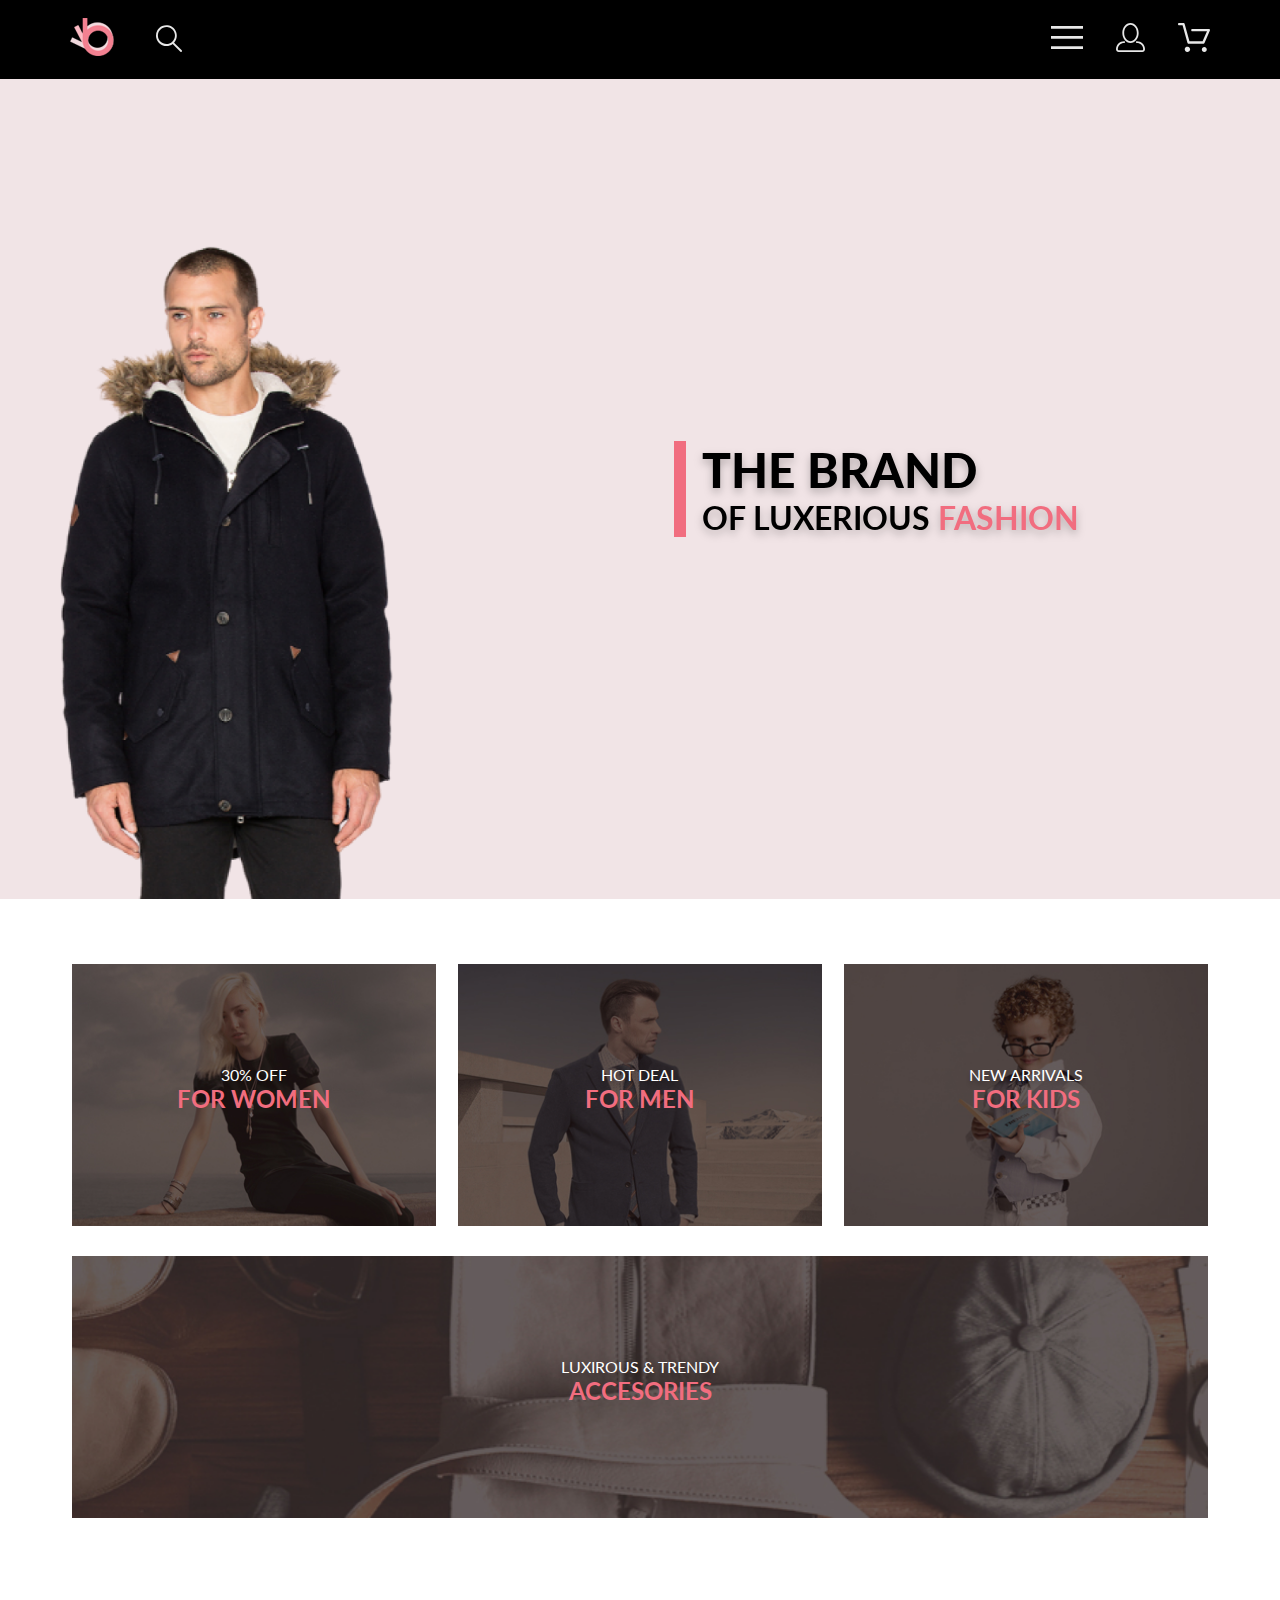
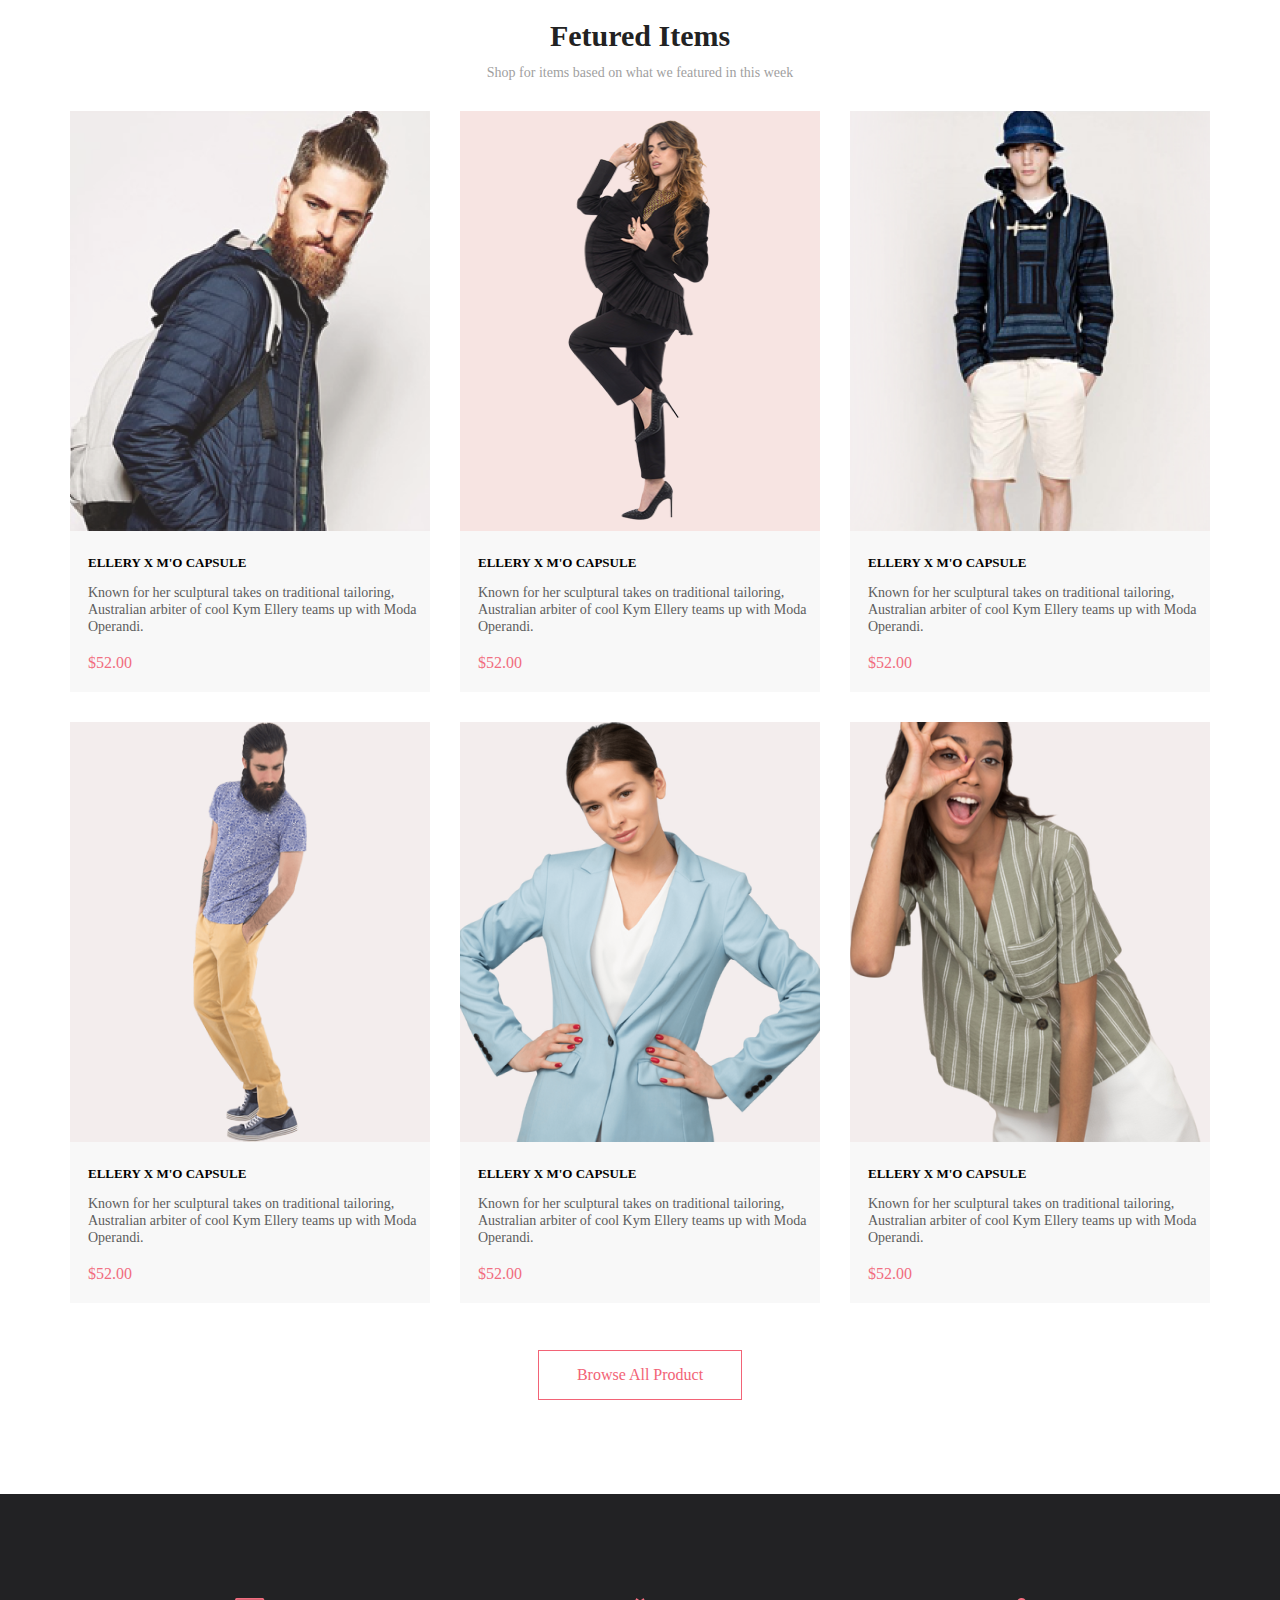
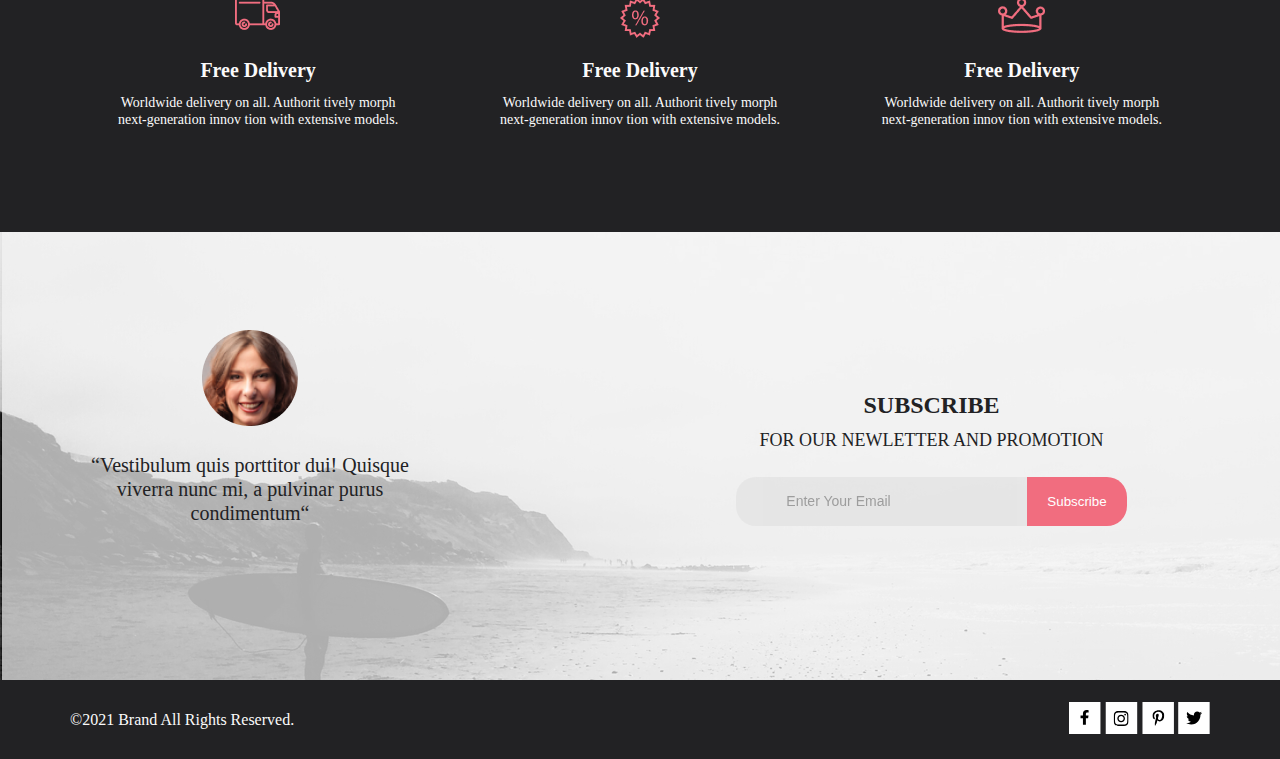
<file: index.html>
<!DOCTYPE html>
<html lang="en">

<head>
    <meta charset="UTF-8">
    <meta http-equiv="X-UA-Compatible" content="IE=edge">
    <meta name="viewport" content="width=device-width, initial-scale=1.0">
    <link rel="preconnect" href="https://fonts.gstatic.com">
    <link href="https://fonts.googleapis.com/css2?family=Lato:wght@300;400&display=swap" rel="stylesheet">
    <link rel="stylesheet" href="styles/style.css">

    <title>Home Page</title>
</head>

<body>

    <header>
        <div class="container header__menu">
            <div class="menu__left">
                <a href="index.html" class="header__logo">
                    <img width="44" height="38" src="images/logo.png" alt="logo">
                </a>
                <img class="serch" src="images/serch.svg" alt="serch">
            </div>

            <div class="menu__right">
                <button class="menu__burger">
                    <img src="images/lines.svg" alt="menu">
                </button>
                <nav class="menu__nav close">
                    <h2>Menu</h2>
                    <button class="menu__quit"><img src="images/quit.svg" alt="quit"></button>
                    <h3>MAN</h3>
                    <ul class="menu__man">
                        <li class="menu__list"><a href="" class="menu__link">Accessories</a>
                        </li>
                        <li class="menu__list"><a href="" class="menu__link">Bags</a>
                        </li>
                        <li class="menu__list"><a href="" class="menu__link">Denim</a>
                        </li>
                        <li class="menu__list"><a href="" class="menu__link">T-Shirts</a>
                        </li>
                    </ul>
                    <h3>WOMAN</h3>
                    <ul class="menu__man">
                        <li class="menu__list"><a href="" class="menu__link">Accessories</a>
                        </li>
                        <li class="menu__list"><a href="" class="menu__link">Jackets & Coats</a>
                        </li>
                        <li class="menu__list"><a href="" class="menu__link">Polos</a>
                        </li>
                        <li class="menu__list"><a href="" class="menu__link">T-Shirts</a>
                        </li>
                        <li class="menu__list"><a href="" class="menu__link">Shirts</a>
                        </li>
                    </ul>

                    <h3>KIDS</h3>
                    <ul class="menu__man">
                        <li class="menu__list"><a href="" class="menu__link">Accessories</a>
                        </li>
                        <li class="menu__list"><a href="" class="menu__link">Jackets & Coats</a>
                        </li>
                        <li class="menu__list"><a href="" class="menu__link">Polos</a>
                        </li>
                        <li class="menu__list"><a href="" class="menu__link">T-Shirts</a>
                        </li>
                        <li class="menu__list"><a href="" class="menu__link">Shirts</a>
                        </li>
                        <li class="menu__list"><a href="" class="menu__link">Bags</a>
                        </li>
                    </ul>

                </nav>



                <a class="regest__link" href="registration.html">
                    <img src="images/man.svg" alt="regestration">
                </a>
                <a class="cart__link" href="cart.html">
                    <img src="images/cart.svg" alt="cart">
                </a>


            </div>

        </div>
    </header>

    <main>
        <section class="promo__index">
            <div class="promo">
                <div class="container promo__container">
                    <div class="promo__title">
                        <h1>THE BRAND
                            <span class="span__title">OF LUXERIOUS <span class="pink_word">FASHION</span></span>
                        </h1>
                    </div>

                </div>
            </div>
        </section>
        <section class="top__content">

            <div class="product">
                <div class="container product__container">
                    <div class="product__card">

                        <span>30% OFF</span>
                        <a href="#">
                            <h2>FOR WOMEN</h2>
                        </a>

                    </div>
                    <div class="product__card">

                        <span>HOT DEAL</span>
                        <a href="#">
                            <h2>FOR MEN</h2>
                        </a>
                    </div>
                    <div class="product__card">

                        <span>NEW ARRIVALS</span>
                        <a href="#">
                            <h2>FOR KIDS</h2>
                        </a>


                    </div>
                    <div class="product__card">

                        <span>LUXIROUS & TRENDY</span>
                        <a href="#">
                            <h2> ACCESORIES</h2>
                        </a>


                    </div>
                </div>
            </div>
        </section>

        <section class="goods">
            <div class="goods__cards">
                <div class="container">
                    <div class="goods__title">
                        <h3>Fetured Items</h3>
                        <p>Shop for items based on what we featured in this week</p>
                    </div>
                    <div class="goods__container">
                        <div class="goods__elem">
                            <div class="goods__img__container">
                                <img src="images/1good.png" alt="product" class="goods__img">
                                <div class="goods__overlay">
                                    <button class="goods__btn">Add To Cart</button>
                                </div>
                            </div>
                            <div class="discription">
                                <div class="art">
                                    <a href="product.html">
                                        <h3>ELLERY X M'O CAPSULE</h3>
                                    </a>

                                    <p>Known for her sculptural takes on traditional tailoring, Australian arbiter of
                                        cool
                                        Kym Ellery teams up with Moda Operandi.</p>
                                </div>
                                <span> $52.00</span>
                            </div>
                        </div>
                        <div class="goods__elem">
                            <div class="goods__img__container">
                                <img src="images/2good.png" alt="product" class="goods__img">
                                <div class="goods__overlay">
                                    <button class="goods__btn">Add To Cart</button>
                                </div>
                            </div>
                            <div class="discription">
                                <div class="art">
                                    <a href="product.html">
                                        <h3>ELLERY X M'O CAPSULE</h3>
                                    </a>

                                    <p>Known for her sculptural takes on traditional tailoring, Australian arbiter of
                                        cool
                                        Kym Ellery teams up with Moda Operandi.</p>
                                </div>
                                <span> $52.00</span>
                            </div>
                        </div>
                        <div class="goods__elem">
                            <div class="goods__img__container">
                                <img src="images/3good.png" alt="product" class="goods__img">
                                <div class="goods__overlay">
                                    <button class="goods__btn">Add To Cart</button>
                                </div>
                            </div>
                            <div class="discription">
                                <div class="art">
                                    <a href="product.html">
                                        <h3>ELLERY X M'O CAPSULE</h3>
                                    </a>

                                    <p>Known for her sculptural takes on traditional tailoring, Australian arbiter of
                                        cool
                                        Kym Ellery teams up with Moda Operandi.</p>
                                </div>
                                <span> $52.00</span>
                            </div>
                        </div>
                        <div class="goods__elem">
                            <div class="goods__img__container">
                                <img src="images/4good.png" alt="product" class="goods__img">
                                <div class="goods__overlay">
                                    <button class="goods__btn">Add To Cart</button>
                                </div>
                            </div>
                            <div class="discription">
                                <div class="art">
                                    <a href="product.html">
                                        <h3>ELLERY X M'O CAPSULE</h3>
                                    </a>

                                    <p>Known for her sculptural takes on traditional tailoring, Australian arbiter of
                                        cool
                                        Kym Ellery teams up with Moda Operandi.</p>
                                </div>
                                <span> $52.00</span>
                            </div>
                        </div>
                        <div class="goods__elem">
                            <div class="goods__img__container">
                                <img src="images/5good.png" alt="product" class="goods__img">
                                <div class="goods__overlay">
                                    <button class="goods__btn">Add To Cart</button>
                                </div>
                            </div>
                            <div class="discription">
                                <div class="art">
                                    <a href="product.html">
                                        <h3>ELLERY X M'O CAPSULE</h3>
                                    </a>

                                    <p>Known for her sculptural takes on traditional tailoring, Australian arbiter of
                                        cool
                                        Kym Ellery teams up with Moda Operandi.</p>
                                </div>
                                <span> $52.00</span>
                            </div>
                        </div>
                        <div class="goods__elem">
                            <div class="goods__img__container">
                                <img src="images/6good.png" alt="product" class="goods__img">
                                <div class="goods__overlay">
                                    <button class="goods__btn">Add To Cart</button>
                                </div>
                            </div>
                            <div class="discription">
                                <div class="art">
                                    <a href="product.html">
                                        <h3>ELLERY X M'O CAPSULE</h3>
                                    </a>

                                    <p>Known for her sculptural takes on traditional tailoring, Australian arbiter of
                                        cool
                                        Kym Ellery teams up with Moda Operandi.</p>
                                </div>
                                <span> $52.00</span>
                            </div>
                        </div>
                    </div>
                    <div class="btn__container">
                        <a href="catalog.html" class="all__product">Browse All Product</a>
                    </div>

                </div>
            </div>
        </section>

        <section class="advantages">
            <div class="bottom__content">
                <div class="container advanteges__container">
                    <div class="advan add_1">

                        <h3>Free Delivery</h3>
                        <p>Worldwide delivery on all. Authorit tively morph next-generation innov tion with extensive
                            models.</p>
                    </div>
                    <div class="advan add_2">
                        <h3>Free Delivery</h3>
                        <p>Worldwide delivery on all. Authorit tively morph next-generation innov tion with extensive
                            models.</p>
                    </div>
                    <div class="advan add_3">
                        <h3>Free Delivery</h3>
                        <p>Worldwide delivery on all. Authorit tively morph next-generation innov tion with extensive
                            models.</p>
                    </div>
                </div>
            </div>
        </section>
    </main>
    <footer>
        <section>
            <div class="top__footer">
                <div class="container subscribe__container">
                    <div class="subscribe__info">
                        <p>“Vestibulum quis porttitor dui! Quisque viverra nunc mi, a pulvinar purus condimentum“
                        </p>
                    </div>
                    <div class="subscribe">
                        <h4>SUBSCRIBE</h4>
                        <p>FOR OUR NEWLETTER AND PROMOTION</p>
                        <div class="email__container">
                            <input class="email" type="email" placeholder="Enter Your Email">
                            <input class="submit" type="submit" value="Subscribe">
                        </div>

                    </div>

                </div>

        </section>

        </div>
        <section>
            <div class="bottom__footer">
                <div class="container bottom__container">
                    <p>&copy;2021 Brand All Rights Reserved.</p>
                    <div class="icons">
                        <a class="fb" href="#">
                            <img src="images/fb.svg" alt="facebook">
                        </a>
                        <a class="inst" href="#">
                            <img src="images/inst.svg" alt="instagram">
                        </a>
                        <a class="p" href="#">
                            <img src="images/p.svg" alt="social media">

                        </a>
                        <a class="tw" href="#">
                            <img src="images/tw.svg" alt="twiter">
                        </a>
                    </div>


                </div>

            </div>

        </section>
    </footer>


    <script src="js/index.js"></script>
</body>

</html>
</file>
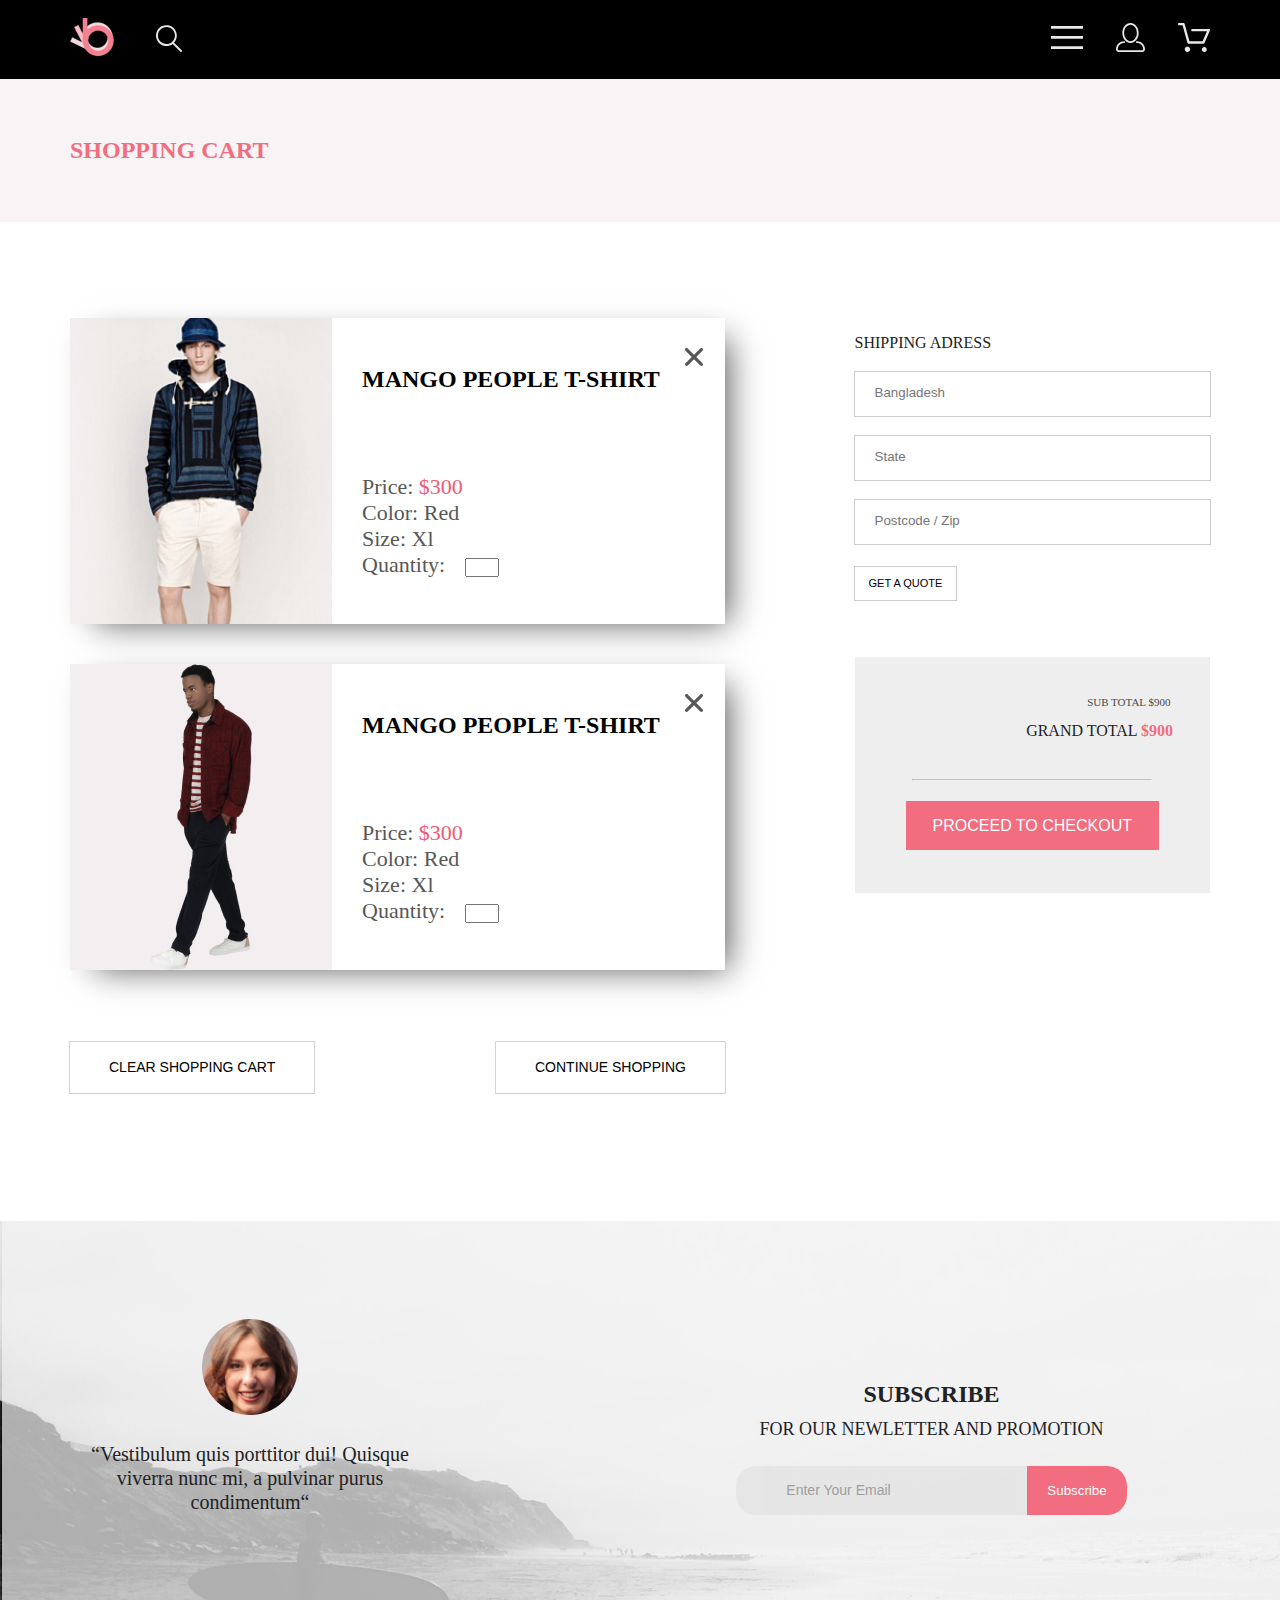
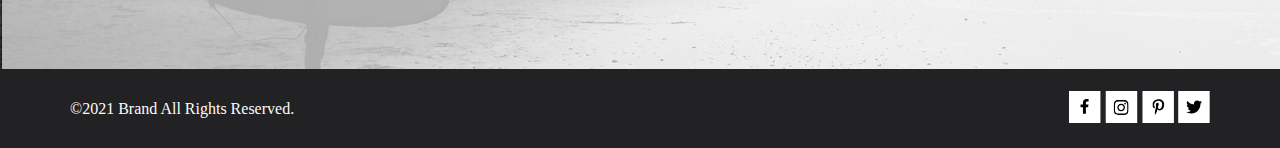
<file: cart.html>
<!DOCTYPE html>
<html lang="en">

<head>
    <meta charset="UTF-8">
    <meta http-equiv="X-UA-Compatible" content="IE=edge">
    <meta name="viewport" content="width=device-width, initial-scale=1.0">
    <link rel="stylesheet" href="styles/style.css">
    <link rel="stylesheet" href="styles/catalog.css">
    <link rel="stylesheet" href="styles/cart.css">
    <title>Cart</title>
</head>

<body>

    <header>
        <div class="container header__menu">
            <div class="menu__left">
                <a href="index.html" class="header__logo">
                    <img width="44" height="38" src="images/logo.png" alt="logo">
                </a>
                <img class="serch" src="images/serch.svg" alt="serch">
            </div>

            <div class="menu__right">
                <button class="menu__burger">
                    <img src="images/lines.svg" alt="menu">
                </button>
                <nav class="menu__nav close">
                    <h2>Menu</h2>
                    <button class="menu__quit"><img src="images/quit.svg" alt="quit"></button>
                    <h3>MAN</h3>
                    <ul class="menu__man">
                        <li class="menu__list"><a href="" class="menu__link">Accessories</a>
                        </li>
                        <li class="menu__list"><a href="" class="menu__link">Bags</a>
                        </li>
                        <li class="menu__list"><a href="" class="menu__link">Denim</a>
                        </li>
                        <li class="menu__list"><a href="" class="menu__link">T-Shirts</a>
                        </li>
                    </ul>
                    <h3>WOMAN</h3>
                    <ul class="menu__man">
                        <li class="menu__list"><a href="" class="menu__link">Accessories</a>
                        </li>
                        <li class="menu__list"><a href="" class="menu__link">Jackets & Coats</a>
                        </li>
                        <li class="menu__list"><a href="" class="menu__link">Polos</a>
                        </li>
                        <li class="menu__list"><a href="" class="menu__link">T-Shirts</a>
                        </li>
                        <li class="menu__list"><a href="" class="menu__link">Shirts</a>
                        </li>
                    </ul>

                    <h3>KIDS</h3>
                    <ul class="menu__man">
                        <li class="menu__list"><a href="" class="menu__link">Accessories</a>
                        </li>
                        <li class="menu__list"><a href="" class="menu__link">Jackets & Coats</a>
                        </li>
                        <li class="menu__list"><a href="" class="menu__link">Polos</a>
                        </li>
                        <li class="menu__list"><a href="" class="menu__link">T-Shirts</a>
                        </li>
                        <li class="menu__list"><a href="" class="menu__link">Shirts</a>
                        </li>
                        <li class="menu__list"><a href="" class="menu__link">Bags</a>
                        </li>
                    </ul>

                </nav>



                <a class="regest__link" href="registration.html">
                    <img src="images/man.svg" alt="regestration">
                </a>
                <a class="cart__link" href="cart.html">
                    <img src="images/cart.svg" alt="cart">
                </a>


            </div>

        </div>
    </header>
    <main>



        <div class="top">
            <div class="container top__container">
                <h3>SHOPPING CART</h3>

            </div>
        </div>

        <section class="basket__cards">
            <div class="container basket__container">

                <div class="basket__goods">

                    <div class="basket__product">
                        <button class="basket__quit"><img src="images/quit.svg" alt="quit"></button>
                        <div class="card__img">
                            <img src="images/cartimage1.jpg" alt="product">
                        </div>
                        <div class="card__info">
                            <h3>MANGO PEOPLE T-SHIRT</h3>
                            <ul>
                                <li>Price: <span>$300</span></li>
                                <li>Color: Red</li>
                                <li>Size: Xl </li>
                                <li>Quantity:<input type="number" min="1" class="quantity"></li>
                            </ul>
                        </div>



                    </div>

                    <div class="basket__product">
                        <div class="card__img">
                            <img src="images/cartimage2.jpg" alt="product">
                        </div>

                        <button class="basket__quit"><img src="images/quit.svg" alt="quit"></button>
                        <div class="card__info">
                            <h3>MANGO PEOPLE T-SHIRT</h3>
                            <ul>
                                <li>Price: <span>$300</span></li>
                                <li>Color: Red</li>
                                <li>Size: Xl </li>
                                <li>Quantity:<input type="number" min="1" class="quantity"></li>
                            </ul>
                        </div>

                    </div>
                    <div class="buttons">

                        <input type="button" class="btn__cart rest" value="CLEAR SHOPPING CART">
                        <input type="button" class="btn__cart continue" value="CONTINUE SHOPPING">
                    </div>

                </div>


                <div class="adress">
                    <form class="shipping">
                        <h3>SHIPPING ADRESS</h3>

                        <input class="country" type="text" placeholder="Bangladesh">


                        <input class="state" type="text" placeholder="State">


                        <input class="post__code" type="text" placeholder="Postcode / Zip">

                        <button type="submit" class="quote">GET A QUOTE</button>

                    </form>

                    <div class="total__price">
                        <div class="price__basket">
                            <span class="top__span">SUB TOTAL $900</span>
                            <h4>GRAND TOTAL <span class="pink">$900</span></h4>
                        </div>

                        <hr class="line">
                        <button class="checkout">PROCEED TO CHECKOUT</button>

                    </div>

                </div>

            </div>




        </section>


    </main>

    <footer>
        <div class="top__footer">
            <div class="container subscribe__container">
                <div class="subscribe__info">
                    <p>“Vestibulum quis porttitor dui! Quisque viverra nunc mi, a pulvinar purus condimentum“</p>
                </div>
                <div class="subscribe">
                    <h4>SUBSCRIBE</h4>
                    <p>FOR OUR NEWLETTER AND PROMOTION</p>
                    <div class="email__container">
                        <input class="email" type="email" placeholder="Enter Your Email">
                        <input class="submit" type="submit" value="Subscribe">
                    </div>

                </div>

            </div>



        </div>
        <section>
            <div class="bottom__footer">
                <div class="container bottom__container">
                    <p>&copy;2021 Brand All Rights Reserved.</p>
                    <div class="icons">
                        <a class="fb" href="#">
                            <img src="images/fb.svg" alt="facebook">
                        </a>
                        <a class="inst" href="#">
                            <img src="images/inst.svg" alt="instagram">
                        </a>
                        <a class="p" href="#">
                            <img src="images/p.svg" alt="social media">

                        </a>
                        <a class="tw" href="#">
                            <img src="images/tw.svg" alt="twiter">
                        </a>
                    </div>


                </div>

            </div>

        </section>


    </footer>

    <script src="js/index.js"></script>
</body>

</html>
</file>
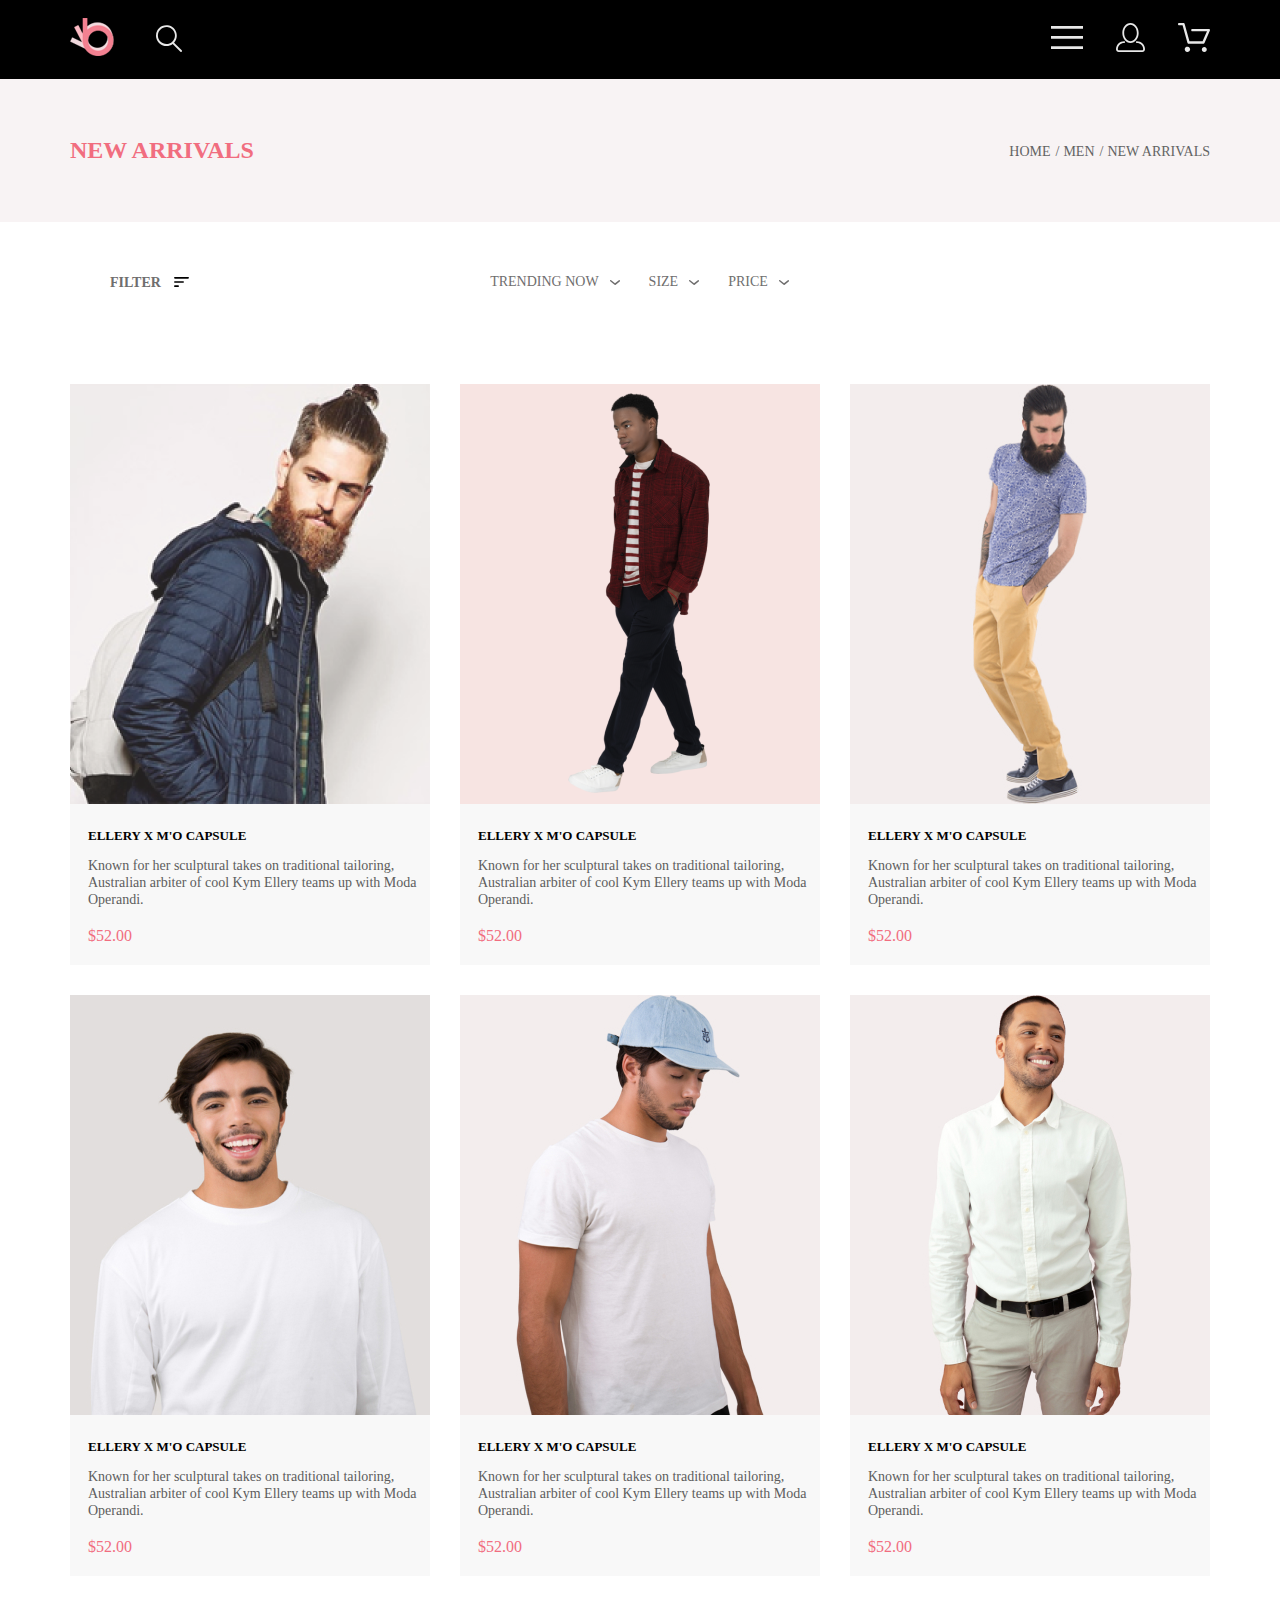
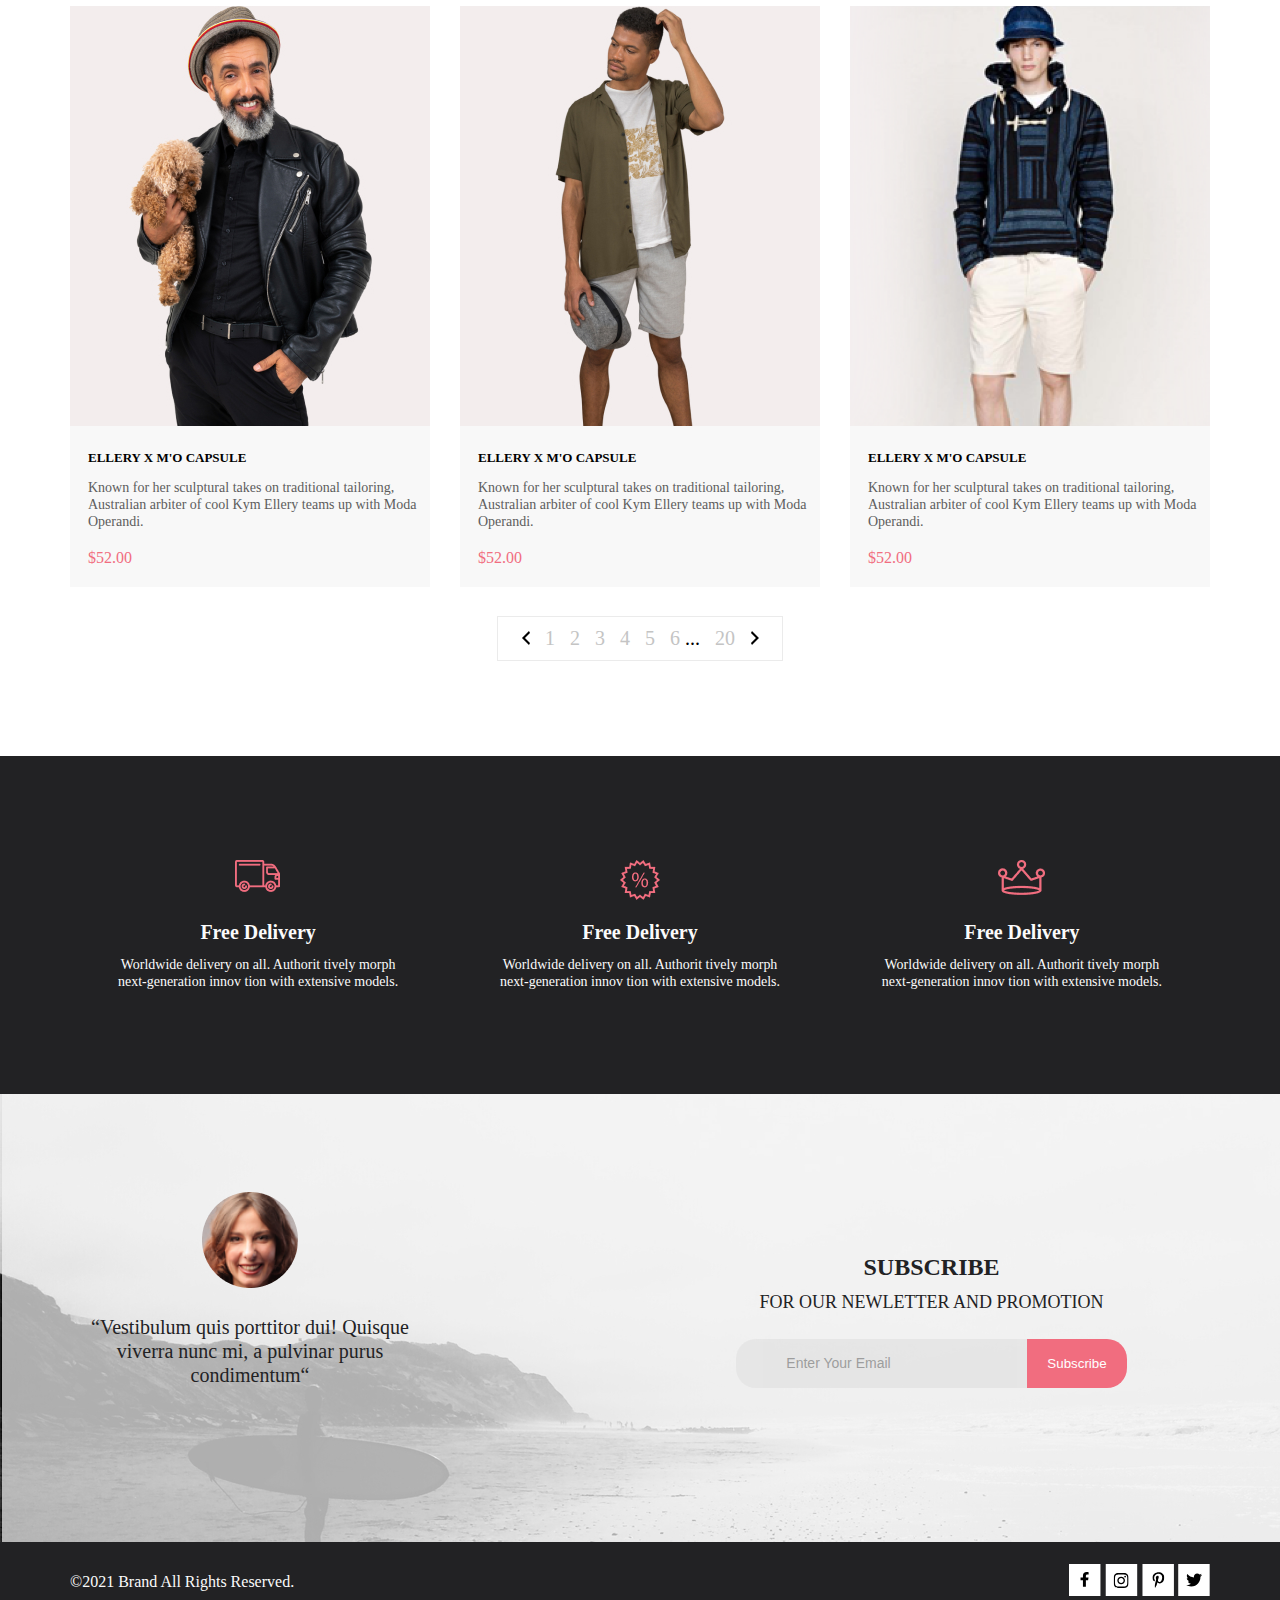
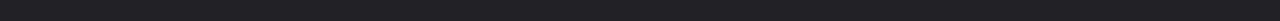
<file: catalog.html>
<!DOCTYPE html>
<html lang="en">

<head>
    <meta charset="UTF-8">
    <meta http-equiv="X-UA-Compatible" content="IE=edge">
    <meta name="viewport" content="width=device-width, initial-scale=1.0">
    <link rel="stylesheet" href="styles/style.css">
    <link rel="stylesheet" href="styles/catalog.css">
    <title>Catalog</title>
</head>

<body>
    <header>
        <div class="container header__menu">
            <div class="menu__left">
                <a href="index.html" class="header__logo">
                    <img width="44" height="38" src="images/logo.png" alt="logo">
                </a>
                <img class="serch" src="images/serch.svg" alt="serch">
            </div>

            <div class="menu__right">
                <button class="menu__burger">
                    <img src="images/lines.svg" alt="menu">
                </button>
                <nav class="menu__nav close">
                    <h2>Menu</h2>
                    <button class="menu__quit"><img src="images/quit.svg" alt="quit"></button>
                    <h3>MAN</h3>
                    <ul class="menu__man">
                        <li class="menu__list"><a href="" class="menu__link">Accessories</a>
                        </li>
                        <li class="menu__list"><a href="" class="menu__link">Bags</a>
                        </li>
                        <li class="menu__list"><a href="" class="menu__link">Denim</a>
                        </li>
                        <li class="menu__list"><a href="" class="menu__link">T-Shirts</a>
                        </li>
                    </ul>
                    <h3>WOMAN</h3>
                    <ul class="menu__man">
                        <li class="menu__list"><a href="" class="menu__link">Accessories</a>
                        </li>
                        <li class="menu__list"><a href="" class="menu__link">Jackets & Coats</a>
                        </li>
                        <li class="menu__list"><a href="" class="menu__link">Polos</a>
                        </li>
                        <li class="menu__list"><a href="" class="menu__link">T-Shirts</a>
                        </li>
                        <li class="menu__list"><a href="" class="menu__link">Shirts</a>
                        </li>
                    </ul>

                    <h3>KIDS</h3>
                    <ul class="menu__man">
                        <li class="menu__list"><a href="" class="menu__link">Accessories</a>
                        </li>
                        <li class="menu__list"><a href="" class="menu__link">Jackets & Coats</a>
                        </li>
                        <li class="menu__list"><a href="" class="menu__link">Polos</a>
                        </li>
                        <li class="menu__list"><a href="" class="menu__link">T-Shirts</a>
                        </li>
                        <li class="menu__list"><a href="" class="menu__link">Shirts</a>
                        </li>
                        <li class="menu__list"><a href="" class="menu__link">Bags</a>
                        </li>
                    </ul>

                </nav>



                <a class="regest__link" href="registration.html">
                    <img src="images/man.svg" alt="regestration">
                </a>
                <a class="cart__link" href="cart.html">
                    <img src="images/cart.svg" alt="cart">
                </a>


            </div>

        </div>
    </header>

    <main>
        <section class="top__nav">
            <div class="top">
                <div class="container top__container">
                    <h3>NEW ARRIVALS </h3>
                    <div class="links">
                        <a href="index.html">HOME</a>
                        <a href="#">MEN</a>
                        <a href="#">NEW ARRIVALS</a>
                    </div>

                </div>
            </div>
        </section>
        <section class="catalog__goods">

            <div class="container">

                <div class="config">
                    <details class="details">

                        <summary class="details__summ"><span class="details__filter">FILTER</span>
                            <img src="images/LinesCatalog.svg" alt="filter">

                        </summary>
                        <div class="details__list">

                            <details class="details__category" open>
                                <summary>
                                    <h3>CATEGORY</h3>
                                </summary>
                                <ul class="details__ul">
                                    <li>
                                        <a href="#">Accessories</a>
                                    </li>

                                    <li>
                                        <a href="#">Bags</a>
                                    </li>

                                    <li>
                                        <a href="#">Denim</a>
                                    </li>

                                    <li>
                                        <a href="#">Hoodies & Sweatshirts</a>
                                    </li>
                                    <li>
                                        <a href="#">Jackets & Coats</a>
                                    </li>
                                    <li>
                                        <a href="#">Polos</a>

                                    </li>
                                    <li>
                                        <a href="#"> Shirts</a>

                                    </li>
                                    <li>
                                        <a href="#">Shoes</a>
                                    </li>
                                    <li>
                                        <a href="#">Sweaters & Knits</a>
                                    </li>
                                    <li>
                                        <a href="#">T-Shirts</a>
                                    </li>
                                    <li>
                                        <a href="#">Tanks</a>
                                    </li>
                                </ul>

                            </details>



                            <details class="details__brand">
                                <summary>
                                    <h3>BRAND</h3>
                                </summary>

                                <ul class="details__ul">
                                    <li>
                                        <a href="#">lorem</a>
                                    </li>
                                    <li>
                                        <a href="#">lorem</a>
                                    </li>
                                    <li>
                                        <a href="#">lorem</a>
                                    </li>
                                    <li>
                                        <a href="#">lorem</a>
                                    </li>
                                    <li>
                                        <a href="#">lorem</a>
                                    </li>

                                </ul>
                            </details>

                            <details class="details__designer">
                                <summary>
                                    <h3>DESIGNER</h3>
                                </summary>
                                <ul class="details__ul">
                                    <li>
                                        <a href="#">lorem</a>
                                    </li>
                                    <li>
                                        <a href="#">lorem</a>
                                    </li>
                                    <li>
                                        <a href="#">lorem</a>
                                    </li>
                                    <li>
                                        <a href="#">lorem</a>
                                    </li>
                                    <li>
                                        <a href="#">lorem</a>
                                    </li>
                                </ul>
                            </details>
                        </div>
                    </details>


                    <div class="dropper">
                        <span class="trend">TRENDING NOW</span>
                        <div class="drop__menu">
                            <span class="size">SIZE</span>
                            <div class="size__variable">

                                <label>
                                    <input type="checkbox" name="" id=""> XS </label>
                                <label>
                                    <input type="checkbox" name="" id=""> S </label>
                                <label>
                                    <input type="checkbox" name="" id=""> M </label>
                                <label>
                                    <input type="checkbox" name="" id=""> L </label>
                            </div>
                        </div>
                        <span class="price">PRICE</span>
                    </div>
                    <div>

                    </div>

                </div>

                <div class="catalog__container">

                    <div class="goods__elem">
                        <div class="goods__img__container">
                            <img src="images/1good.png" alt="product" class="goods__img">
                            <div class="goods__overlay">
                                <button class="goods__btn">Add To Cart</button>
                            </div>
                        </div>
                        <div class="discription">
                            <div class="art">
                                <a href="product.html">
                                    <h3>ELLERY X M'O CAPSULE</h3>
                                </a>

                                <p>Known for her sculptural takes on traditional tailoring, Australian arbiter of
                                    cool
                                    Kym Ellery teams up with Moda Operandi.</p>
                            </div>
                            <span> $52.00</span>

                        </div>
                    </div>
                    <div class="goods__elem">
                        <div class="goods__img__container">
                            <img src="images/catalog2.png" alt="product" class="goods__img">
                            <div class="goods__overlay">
                                <button class="goods__btn">Add To Cart</button>
                            </div>
                        </div>
                        <div class="discription">
                            <div class="art">
                                <a href="#">
                                    <h3>ELLERY X M'O CAPSULE</h3>
                                </a>

                                <p>Known for her sculptural takes on traditional tailoring, Australian arbiter of
                                    cool
                                    Kym Ellery teams up with Moda Operandi.</p>
                            </div>
                            <span> $52.00</span>

                        </div>
                    </div>
                    <div class="goods__elem">
                        <div class="goods__img__container">
                            <img src="images/catalog4.jpg" alt="product" class="goods__img">
                            <div class="goods__overlay">
                                <button class="goods__btn">Add To Cart</button>
                            </div>
                        </div>
                        <div class="discription">
                            <div class="art">
                                <a href="#">
                                    <h3>ELLERY X M'O CAPSULE</h3>
                                </a>

                                <p>Known for her sculptural takes on traditional tailoring, Australian arbiter of
                                    cool
                                    Kym Ellery teams up with Moda Operandi.</p>
                            </div>
                            <span> $52.00</span>

                        </div>
                    </div>
                    <div class="goods__elem">
                        <div class="goods__img__container">
                            <img src="images/catalog5.jpg" alt="product" class="goods__img">
                            <div class="goods__overlay">
                                <button class="goods__btn">Add To Cart</button>
                            </div>
                        </div>
                        <div class="discription">
                            <div class="art">
                                <a href="#">
                                    <h3>ELLERY X M'O CAPSULE</h3>
                                </a>

                                <p>Known for her sculptural takes on traditional tailoring, Australian arbiter of
                                    cool
                                    Kym Ellery teams up with Moda Operandi.</p>
                            </div>
                            <span> $52.00</span>

                        </div>
                    </div>
                    <div class="goods__elem">
                        <div class="goods__img__container">
                            <img src="images/catalog6.jpg" alt="product" class="goods__img">
                            <div class="goods__overlay">
                                <button class="goods__btn">Add To Cart</button>
                            </div>
                        </div>
                        <div class="discription">
                            <div class="art">
                                <a href="#">
                                    <h3>ELLERY X M'O CAPSULE</h3>
                                </a>

                                <p>Known for her sculptural takes on traditional tailoring, Australian arbiter of
                                    cool
                                    Kym Ellery teams up with Moda Operandi.</p>
                            </div>
                            <span> $52.00</span>

                        </div>
                    </div>
                    <div class="goods__elem">
                        <div class="goods__img__container">
                            <img src="images/catalog7.jpg" alt="product" class="goods__img">
                            <div class="goods__overlay">
                                <button class="goods__btn">Add To Cart</button>
                            </div>
                        </div>
                        <div class="discription">
                            <div class="art">
                                <a href="#">
                                    <h3>ELLERY X M'O CAPSULE</h3>
                                </a>

                                <p>Known for her sculptural takes on traditional tailoring, Australian arbiter of
                                    cool
                                    Kym Ellery teams up with Moda Operandi.</p>
                            </div>
                            <span> $52.00</span>

                        </div>
                    </div>
                    <div class="goods__elem">
                        <div class="goods__img__container">
                            <img src="images/catalog8.jpg" alt="product" class="goods__img">
                            <div class="goods__overlay">
                                <button class="goods__btn">Add To Cart</button>
                            </div>
                        </div>
                        <div class="discription">
                            <div class="art">
                                <a href="#">
                                    <h3>ELLERY X M'O CAPSULE</h3>
                                </a>

                                <p>Known for her sculptural takes on traditional tailoring, Australian arbiter of
                                    cool
                                    Kym Ellery teams up with Moda Operandi.</p>
                            </div>
                            <span> $52.00</span>

                        </div>
                    </div>
                    <div class="goods__elem">
                        <div class="goods__img__container">
                            <img src="images/catalog9.jpg" alt="product" class="goods__img">
                            <div class="goods__overlay">
                                <button class="goods__btn">Add To Cart</button>
                            </div>
                        </div>
                        <div class="discription">
                            <div class="art">
                                <a href="#">
                                    <h3>ELLERY X M'O CAPSULE</h3>
                                </a>

                                <p>Known for her sculptural takes on traditional tailoring, Australian arbiter of
                                    cool
                                    Kym Ellery teams up with Moda Operandi.</p>
                            </div>
                            <span> $52.00</span>

                        </div>
                    </div>
                    <div class="goods__elem">
                        <div class="goods__img__container">
                            <img src="images/catalog3.png" alt="product" class="goods__img">
                            <div class="goods__overlay">
                                <button class="goods__btn">Add To Cart</button>
                            </div>
                        </div>
                        <div class="discription">
                            <div class="art">
                                <a href="#">
                                    <h3>ELLERY X M'O CAPSULE</h3>
                                </a>

                                <p>Known for her sculptural takes on traditional tailoring, Australian arbiter of
                                    cool
                                    Kym Ellery teams up with Moda Operandi.</p>
                            </div>
                            <span> $52.00</span>

                        </div>
                    </div>


                </div>

            </div>
            <div class="goods__pages">
                <button><img src="images/left.svg" alt="left"></button>
                <a href="#">1</a>
                <a href="#">2</a>
                <a href="#">3</a>
                <a href="#">4</a>
                <a href="#">5</a>
                <a href="#">6</a>
                <span>...</span>
                <a href="#">20</a>
                <button><img src="images/right.svg" alt="right"></button>
            </div>

        </section>

        <section class="advantages">
            <div class="bottom__content">
                <div class="container advanteges__container">
                    <div class="advan add_1">

                        <h3>Free Delivery</h3>
                        <p>Worldwide delivery on all. Authorit tively morph next-generation innov tion with extensive
                            models.</p>
                    </div>
                    <div class="advan add_2">
                        <h3>Free Delivery</h3>
                        <p>Worldwide delivery on all. Authorit tively morph next-generation innov tion with extensive
                            models.</p>
                    </div>
                    <div class="advan add_3">
                        <h3>Free Delivery</h3>
                        <p>Worldwide delivery on all. Authorit tively morph next-generation innov tion with extensive
                            models.</p>
                    </div>
                </div>
            </div>
        </section>

        <footer>
            <div class="top__footer">
                <div class="container subscribe__container">
                    <div class="subscribe__info">
                        <p>“Vestibulum quis porttitor dui! Quisque viverra nunc mi, a pulvinar purus condimentum“</p>
                    </div>
                    <div class="subscribe">
                        <h4>SUBSCRIBE</h4>
                        <p>FOR OUR NEWLETTER AND PROMOTION</p>
                        <div class="email__container">
                            <input class="email" type="email" placeholder="Enter Your Email">
                            <input class="submit" type="submit" value="Subscribe">
                        </div>

                    </div>

                </div>



            </div>
            <section>
                <div class="bottom__footer">
                    <div class="container bottom__container">
                        <p>&copy;2021 Brand All Rights Reserved.</p>
                        <div class="icons">
                            <a class="fb" href="#">
                                <img src="images/fb.svg" alt="facebook">
                            </a>
                            <a class="inst" href="#">
                                <img src="images/inst.svg" alt="instagram">
                            </a>
                            <a class="p" href="#">
                                <img src="images/p.svg" alt="social media">

                            </a>
                            <a class="tw" href="#">
                                <img src="images/tw.svg" alt="twiter">
                            </a>
                        </div>


                    </div>

                </div>

            </section>

        </footer>


    </main>

    <script src="js/index.js"></script>
</body>

</html>
</file>
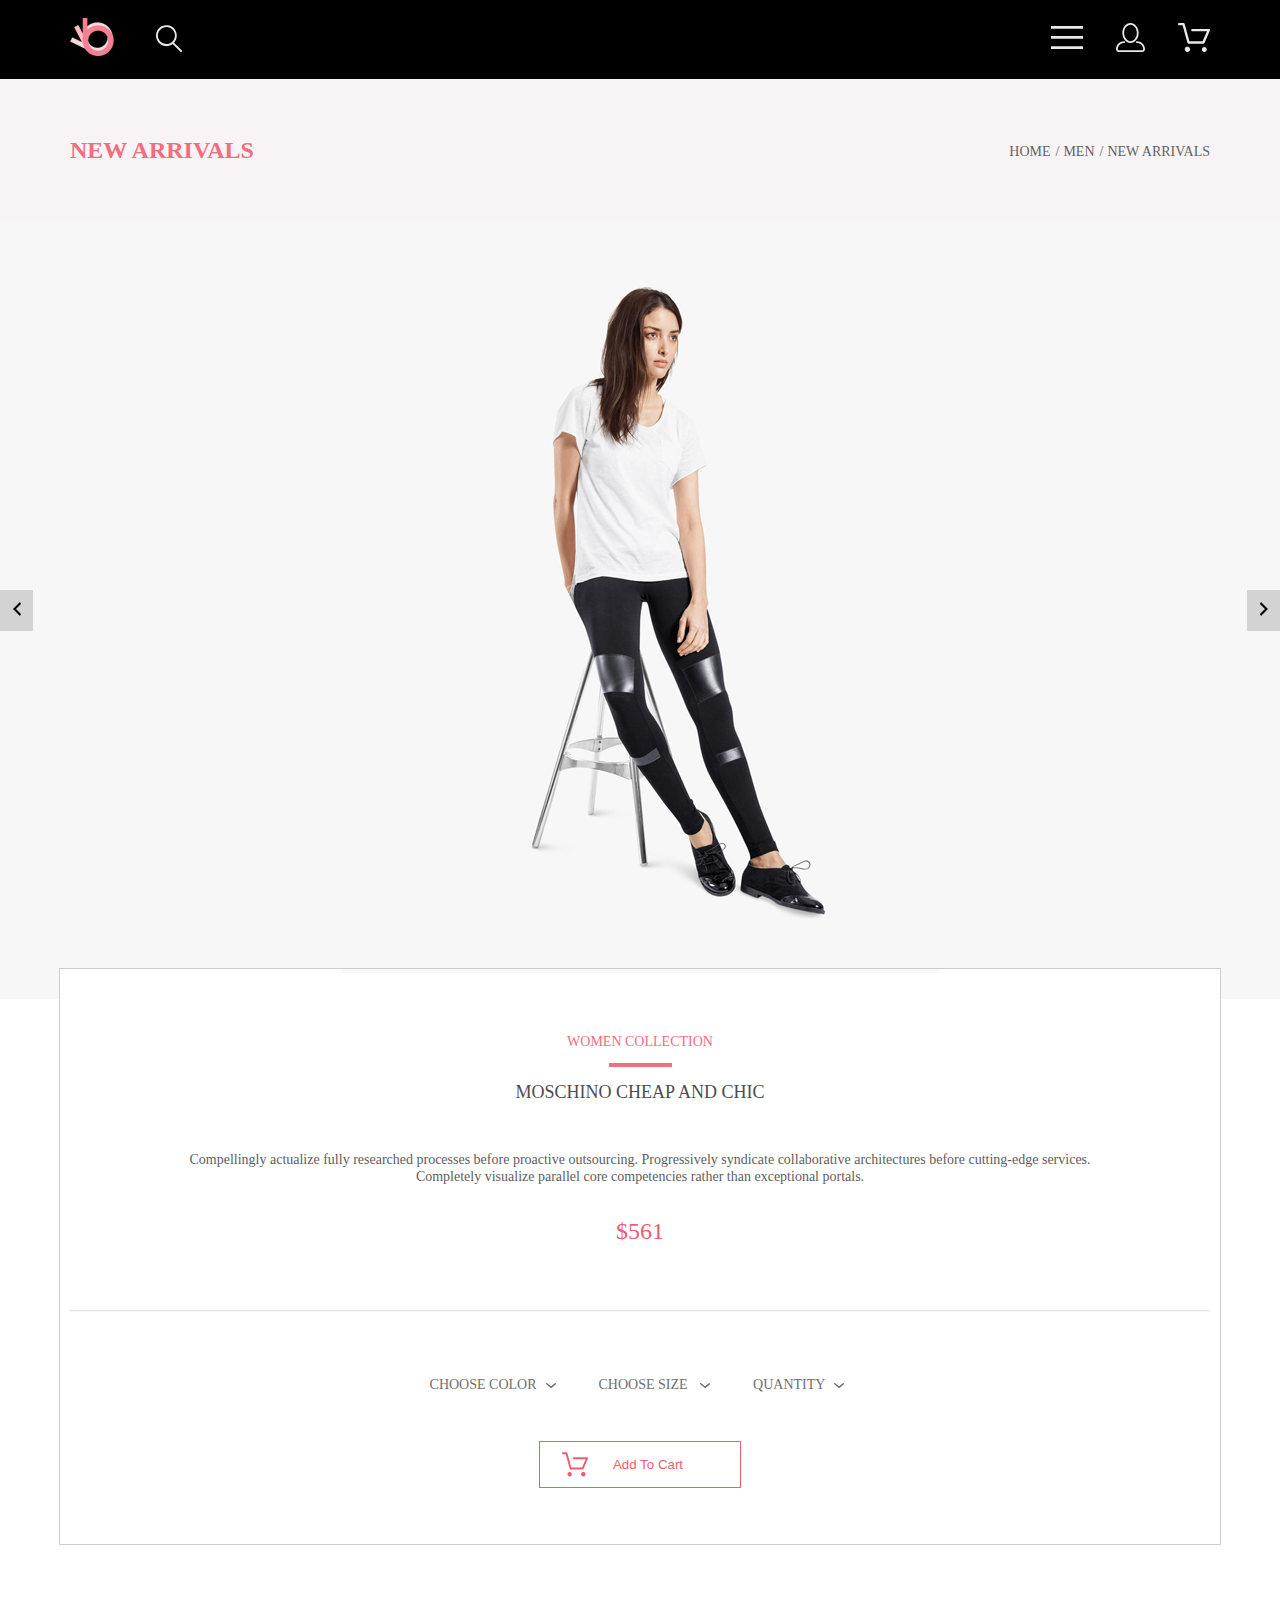
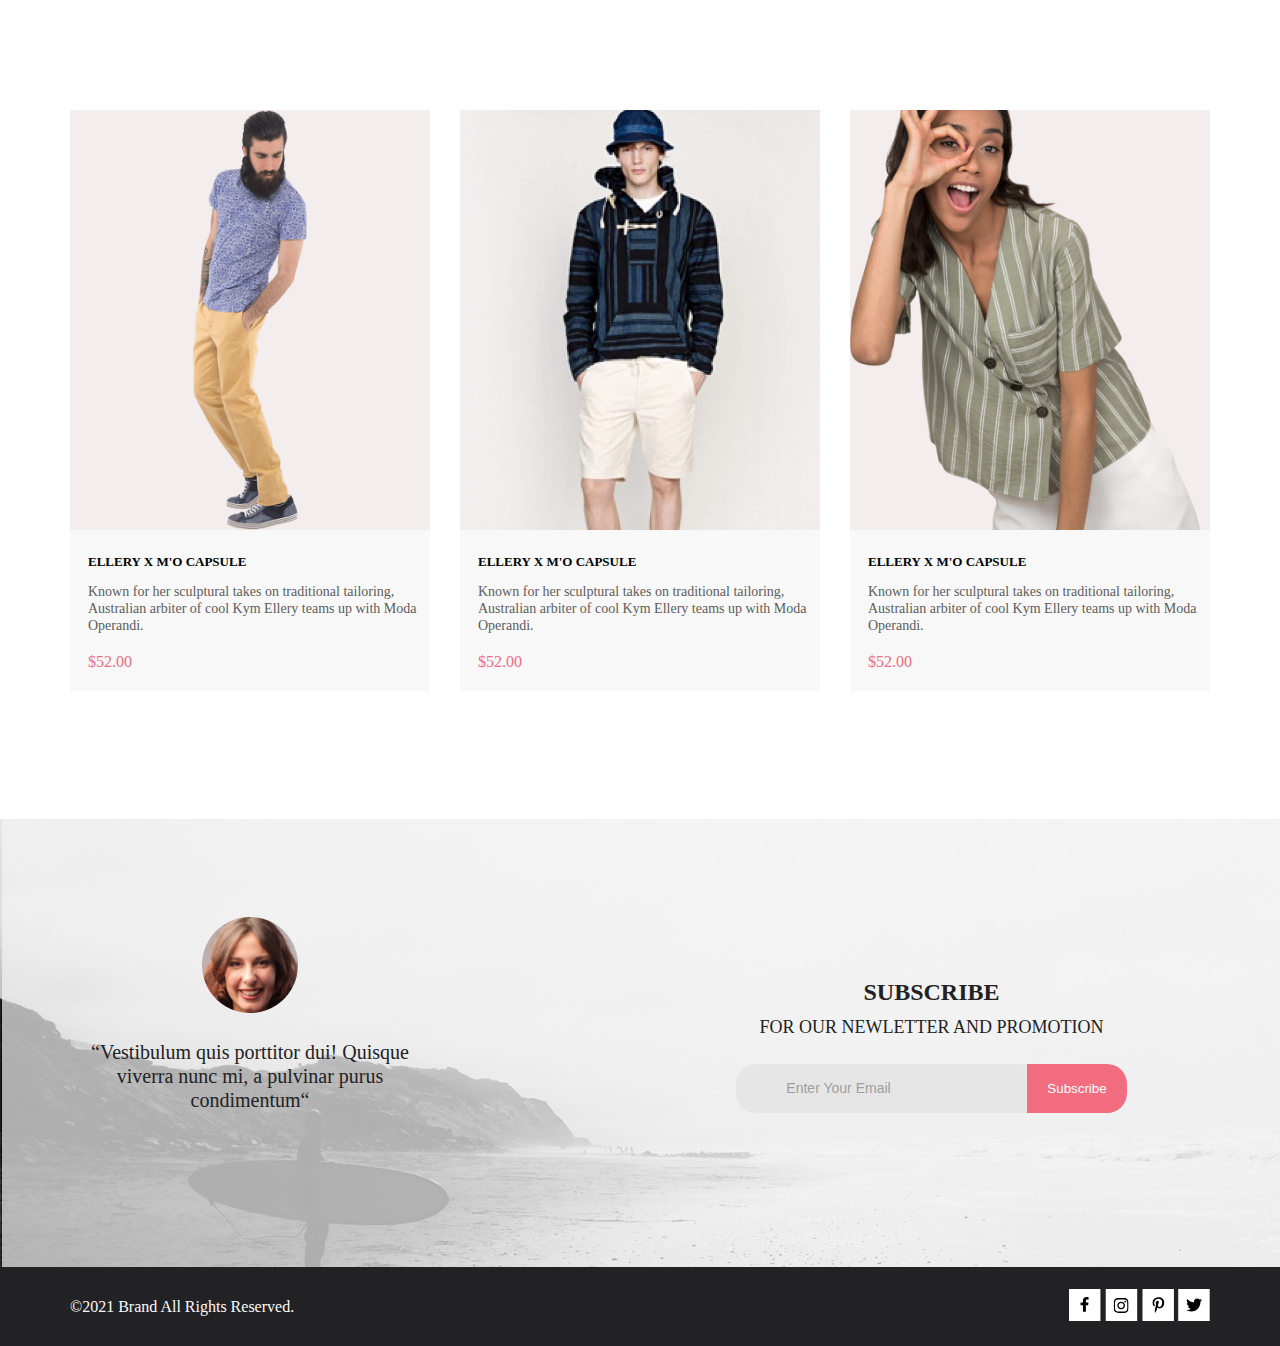
<file: product.html>
<!DOCTYPE html>
<html lang="en">

<head>
    <meta charset="UTF-8">
    <meta http-equiv="X-UA-Compatible" content="IE=edge">
    <meta name="viewport" content="width=device-width, initial-scale=1.0">
    <link rel="stylesheet" href="styles/style.css">
    <link rel="stylesheet" href="styles/catalog.css">
    <link rel="stylesheet" href="styles/product.css">
    <title>Product</title>
</head>

<body>
    <header>
        <div class="container header__menu">
            <div class="menu__left">
                <a href="index.html" class="header__logo">
                    <img width="44" height="38" src="images/logo.png" alt="logo">
                </a>
                <img class="serch" src="images/serch.svg" alt="serch">
            </div>

            <div class="menu__right">
                <button class="menu__burger">
                    <img src="images/lines.svg" alt="menu">
                </button>
                <nav class="menu__nav close">
                    <h2>Menu</h2>
                    <button class="menu__quit"><img src="images/quit.svg" alt="quit"></button>
                    <h3>MAN</h3>
                    <ul class="menu__man">
                        <li class="menu__list"><a href="" class="menu__link">Accessories</a>
                        </li>
                        <li class="menu__list"><a href="" class="menu__link">Bags</a>
                        </li>
                        <li class="menu__list"><a href="" class="menu__link">Denim</a>
                        </li>
                        <li class="menu__list"><a href="" class="menu__link">T-Shirts</a>
                        </li>
                    </ul>
                    <h3>WOMAN</h3>
                    <ul class="menu__man">
                        <li class="menu__list"><a href="" class="menu__link">Accessories</a>
                        </li>
                        <li class="menu__list"><a href="" class="menu__link">Jackets & Coats</a>
                        </li>
                        <li class="menu__list"><a href="" class="menu__link">Polos</a>
                        </li>
                        <li class="menu__list"><a href="" class="menu__link">T-Shirts</a>
                        </li>
                        <li class="menu__list"><a href="" class="menu__link">Shirts</a>
                        </li>
                    </ul>

                    <h3>KIDS</h3>
                    <ul class="menu__man">
                        <li class="menu__list"><a href="" class="menu__link">Accessories</a>
                        </li>
                        <li class="menu__list"><a href="" class="menu__link">Jackets & Coats</a>
                        </li>
                        <li class="menu__list"><a href="" class="menu__link">Polos</a>
                        </li>
                        <li class="menu__list"><a href="" class="menu__link">T-Shirts</a>
                        </li>
                        <li class="menu__list"><a href="" class="menu__link">Shirts</a>
                        </li>
                        <li class="menu__list"><a href="" class="menu__link">Bags</a>
                        </li>
                    </ul>

                </nav>



                <a class="regest__link" href="registration.html">
                    <img src="images/man.svg" alt="regestration">
                </a>
                <a class="cart__link" href="cart.html">
                    <img src="images/cart.svg" alt="cart">
                </a>


            </div>

        </div>
    </header>
    <main>

        <nav>
            <div class="top">
                <div class="container top__container">
                    <h3>NEW ARRIVALS </h3>
                    <div class="links">
                        <a href="#">HOME</a>
                        <a href="#">MEN</a>
                        <a href="#">NEW ARRIVALS</a>
                    </div>

                </div>
            </div>
        </nav>

        <section class="top__picture">
            <div class="top__slider">
                <div class="slider__picture">
                    <div class="slider__nav">
                        <button class="slider__pointer" id="prew"><svg width="9" height="14" viewBox="0 0 9 14"
                                fill="none" xmlns="http://www.w3.org/2000/svg">
                                <path class="pointer__pink"
                                    d="M8.99512 2L3.99512 7L8.99512 12L7.99512 14L0.995117 7L7.99512 0L8.99512 2Z"
                                    fill="black" />
                            </svg>
                        </button>

                        <div class="slider__img">
                            <img id="slider__img" src="images/backproducttop.jpg" alt="product">
                        </div>

                        <button class="slider__pointer" id="next"><svg width="9" height="14" viewBox="0 0 9 14"
                                fill="none" xmlns="http://www.w3.org/2000/svg">
                                <path class="pointer__pink"
                                    d="M0.994995 12L5.995 7L0.994995 2L1.995 0L8.995 7L1.995 14L0.994995 12Z"
                                    fill="black" />
                            </svg>
                        </button>
                    </div>

                </div>

            </div>
        </section>
        <section class="card__product">
            <div class="card__prod">
                <div class="container prod__container">
                    <div class="discrip">
                        <h4>WOMEN COLLECTION</h4>
                        <hr class="rose__line">
                        <h3>MOSCHINO CHEAP AND CHIC</h3>
                        <p>Compellingly actualize fully researched processes before proactive outsourcing. Progressively
                            syndicate collaborative architectures before cutting-edge services. Completely visualize
                            parallel core competencies rather than exceptional portals. </p>
                        <span>$561</span>
                        <hr class="grey__line">
                    </div>

                    <div class="choose">
                        <p class="choose__color">CHOOSE COLOR</p>
                        <p class="choose__size">CHOOSE SIZE </p>
                        <p class="choose__quantiny">QUANTITY</p>
                    </div>
                    <button href="#" class="add__cart">Add To Cart</button>
                </div>
            </div>
        </section>


        <section class="some__goods">
            <div class="some__cards">
                <div class="container some__container">
                    <div class="goods__elem">
                        <div class="goods__img__container">
                            <img src="images/4good.png" alt="product" class="goods__img">
                            <div class="goods__overlay">
                                <button class="goods__btn">Add To Cart</button>
                            </div>
                        </div>
                        <div class="discription">
                            <div class="art">
                                <a href="#">
                                    <h3>ELLERY X M'O CAPSULE</h3>
                                </a>

                                <p>Known for her sculptural takes on traditional tailoring, Australian arbiter of cool
                                    Kym Ellery teams up with Moda Operandi.</p>
                            </div>
                            <span> $52.00</span>

                        </div>

                    </div>
                    <div class="goods__elem">
                        <div class="goods__img__container">
                            <img src="images/3good.png" alt="product" class="goods__img">
                            <div class="goods__overlay">
                                <button class="goods__btn">Add To Cart</button>
                            </div>
                        </div>
                        <div class="discription">
                            <div class="art">
                                <a href="#">
                                    <h3>ELLERY X M'O CAPSULE</h3>
                                </a>

                                <p>Known for her sculptural takes on traditional tailoring, Australian arbiter of cool
                                    Kym Ellery teams up with Moda Operandi.</p>
                            </div>
                            <span> $52.00</span>

                        </div>

                    </div>
                    <div class="goods__elem">
                        <div class="goods__img__container">
                            <img src="images/6good.png" alt="product" class="goods__img">
                            <div class="goods__overlay">
                                <button class="goods__btn">Add To Cart</button>
                            </div>
                        </div>
                        <div class="discription">
                            <div class="art">
                                <a href="#">
                                    <h3>ELLERY X M'O CAPSULE</h3>
                                </a>


                                <p>Known for her sculptural takes on traditional tailoring, Australian arbiter of cool
                                    Kym Ellery teams up with Moda Operandi.</p>
                            </div>
                            <span> $52.00</span>

                        </div>

                    </div>
                </div>
            </div>
        </section>



        <footer>
            <div class="top__footer">
                <div class="container subscribe__container">
                    <div class="subscribe__info">
                        <p>“Vestibulum quis porttitor dui! Quisque viverra nunc mi, a pulvinar purus condimentum“</p>
                    </div>
                    <div class="subscribe">
                        <h4>SUBSCRIBE</h4>
                        <p>FOR OUR NEWLETTER AND PROMOTION</p>
                        <div class="email__container">
                            <input class="email" type="email" placeholder="Enter Your Email">
                            <input class="submit" type="submit" value="Subscribe">
                        </div>

                    </div>

                </div>



            </div>
            <section>
                <div class="bottom__footer">
                    <div class="container bottom__container">
                        <p>&copy;2021 Brand All Rights Reserved.</p>
                        <div class="icons">
                            <a class="fb" href="#">
                                <img src="images/fb.svg" alt="facebook">
                            </a>
                            <a class="inst" href="#">
                                <img src="images/inst.svg" alt="instagram">
                            </a>
                            <a class="p" href="#">
                                <img src="images/p.svg" alt="social media">

                            </a>
                            <a class="tw" href="#">
                                <img src="images/tw.svg" alt="twiter">
                            </a>
                        </div>


                    </div>

                </div>

            </section>

        </footer>







    </main>
    <script src="js/index.js"></script>
</body>

</html>
</file>
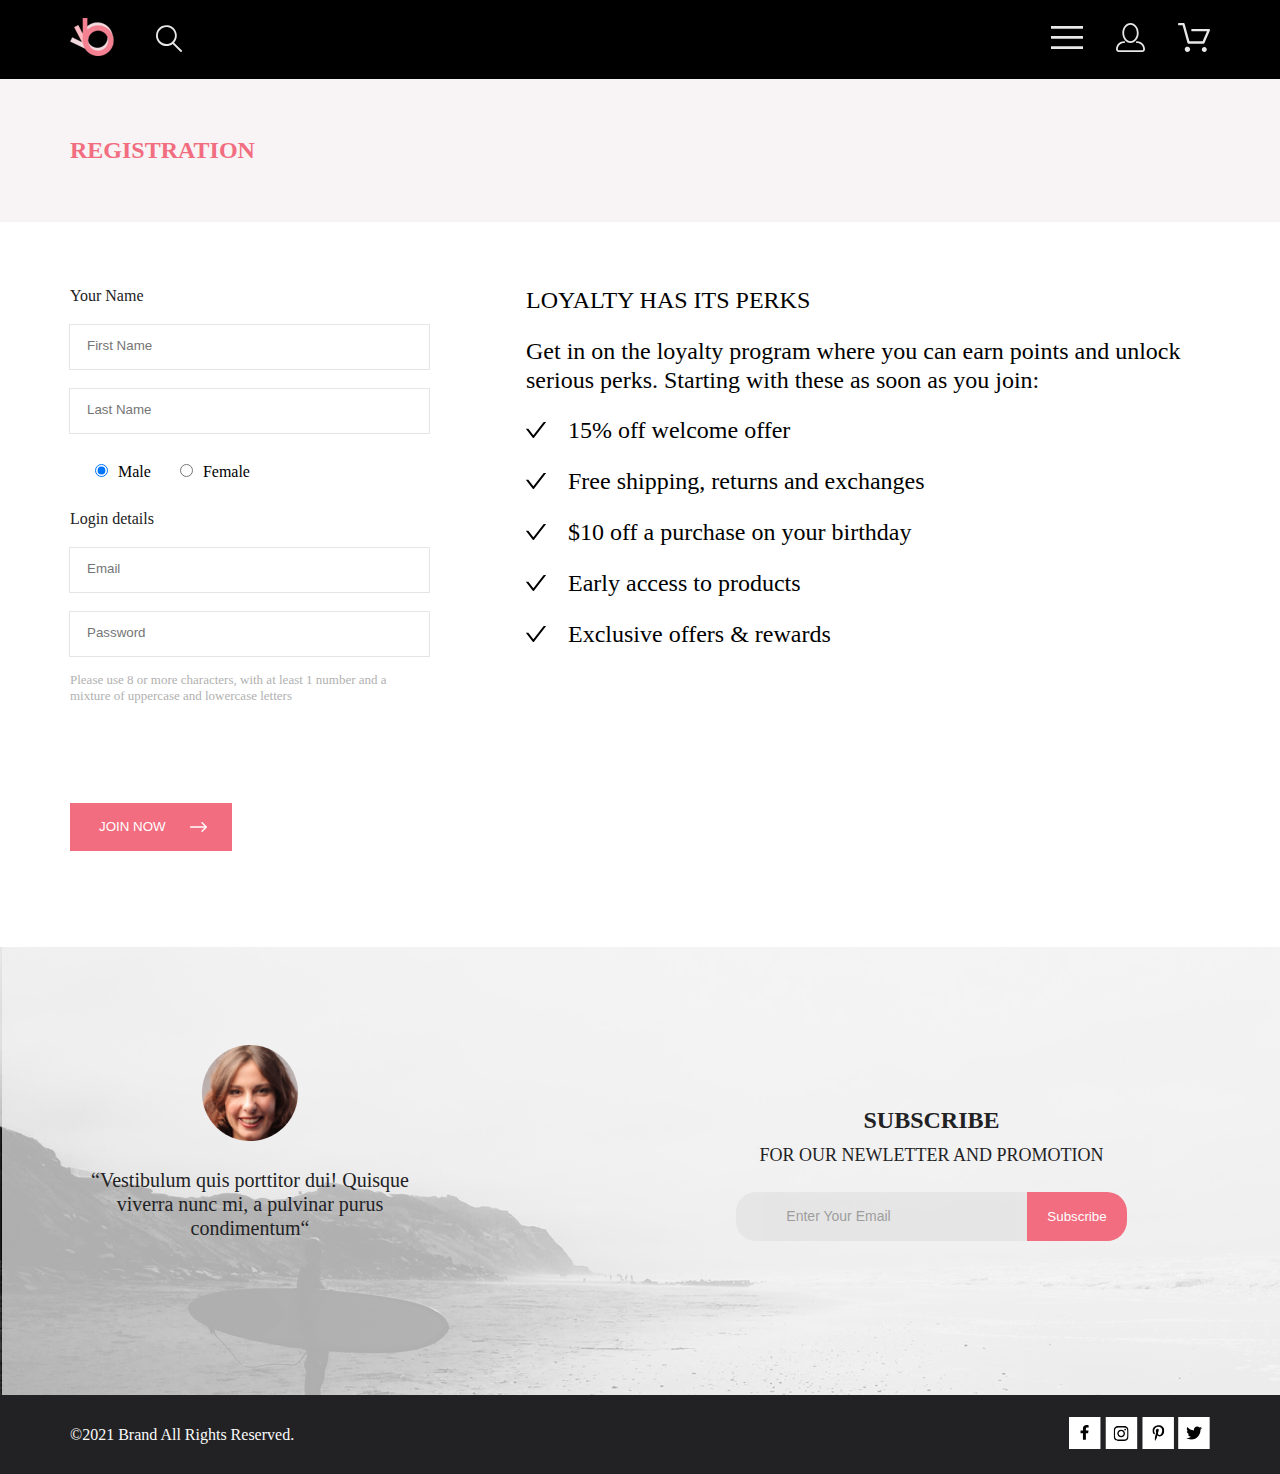
<file: registration.html>
<!DOCTYPE html>
<html lang="en">

<head>
    <meta charset="UTF-8">
    <meta http-equiv="X-UA-Compatible" content="IE=edge">
    <meta name="viewport" content="width=device-width, initial-scale=1.0">
    <link rel="stylesheet" href="styles/style.css">
    <link rel="stylesheet" href="styles/catalog.css">
    <link rel="stylesheet" href="styles/cart.css">
    <link rel="stylesheet" href="styles/registration.css">
    <title>Regestration</title>
</head>

<body>
    <header>
        <div class="container header__menu">
            <div class="menu__left">
                <a href="index.html" class="header__logo">
                    <img width="44" height="38" src="images/logo.png" alt="logo">
                </a>
                <img class="serch" src="images/serch.svg" alt="serch">
            </div>

            <div class="menu__right">
                <button class="menu__burger">
                    <img src="images/lines.svg" alt="menu">
                </button>
                <nav class="menu__nav close">
                    <h2>Menu</h2>
                    <button class="menu__quit"><img src="images/quit.svg" alt="quit"></button>
                    <h3>MAN</h3>
                    <ul class="menu__man">
                        <li class="menu__list"><a href="" class="menu__link">Accessories</a>
                        </li>
                        <li class="menu__list"><a href="" class="menu__link">Bags</a>
                        </li>
                        <li class="menu__list"><a href="" class="menu__link">Denim</a>
                        </li>
                        <li class="menu__list"><a href="" class="menu__link">T-Shirts</a>
                        </li>
                    </ul>
                    <h3>WOMAN</h3>
                    <ul class="menu__man">
                        <li class="menu__list"><a href="" class="menu__link">Accessories</a>
                        </li>
                        <li class="menu__list"><a href="" class="menu__link">Jackets & Coats</a>
                        </li>
                        <li class="menu__list"><a href="" class="menu__link">Polos</a>
                        </li>
                        <li class="menu__list"><a href="" class="menu__link">T-Shirts</a>
                        </li>
                        <li class="menu__list"><a href="" class="menu__link">Shirts</a>
                        </li>
                    </ul>

                    <h3>KIDS</h3>
                    <ul class="menu__man">
                        <li class="menu__list"><a href="" class="menu__link">Accessories</a>
                        </li>
                        <li class="menu__list"><a href="" class="menu__link">Jackets & Coats</a>
                        </li>
                        <li class="menu__list"><a href="" class="menu__link">Polos</a>
                        </li>
                        <li class="menu__list"><a href="" class="menu__link">T-Shirts</a>
                        </li>
                        <li class="menu__list"><a href="" class="menu__link">Shirts</a>
                        </li>
                        <li class="menu__list"><a href="" class="menu__link">Bags</a>
                        </li>
                    </ul>

                </nav>



                <a class="regest__link" href="registration.html">
                    <img src="images/man.svg" alt="regestration">
                </a>
                <a class="cart__link" href="cart.html">
                    <img src="images/cart.svg" alt="cart">
                </a>


            </div>

        </div>
    </header>


    <main>

        <div class="top">
            <div class="container top__container">
                <h3>REGISTRATION</h3>
            </div>
        </div>

        <div class="container reg__container">

            <form action="#" class="form">
                <h3 class="form__header">Your Name</h3>

                <input class="form__field" type="text" value="" id="user__name" placeholder="First Name">
                <input class="form__field" type="text" value="" id="last__name" placeholder="Last Name">

                <div>
                    <label><input type="radio" name="choose" value="male" class="form__radiobtn" checked><span
                            class="form__choose">Male</span></label>
                    <label><input type="radio" name="choose" value="female" class="form__radiobtn"><span
                            class="form__choose">Female</span></label>
                </div>


                <h3 class="form__header__log">Login details</h3>
                <input class="form__field" type="email" value="" id="login" placeholder="Email">
                <input class="form__field" type="password" value="" id="pass" placeholder="Password">
                <p class="form__text">Please use 8 or more characters, with at least 1 number and a mixture of uppercase
                    and lowercase
                    letters
                </p>

                <button id="join" class="form__join">JOIN NOW</button>
            </form>

            <article class="loyalty">
                <h3 class="loyalty__header">LOYALTY HAS ITS PERKS</h3>
                <p class="loyalty__text">Get in on the loyalty program where you can earn points and unlock serious
                    perks. Starting with these
                    as
                    soon as you join:</p>
                <ul class="loyalty__list">
                    <li>15% off welcome offer
                    </li>
                    <li>Free shipping, returns and exchanges
                    </li>
                    <li>$10 off a purchase on your birthday
                    </li>
                    <li>Early access to products</li>
                    <li>Exclusive offers & rewards</li>
                </ul>
            </article>
        </div>



        <footer>
            <div class="top__footer">
                <div class="container subscribe__container">
                    <div class="subscribe__info">
                        <p>“Vestibulum quis porttitor dui! Quisque viverra nunc mi, a pulvinar purus condimentum“</p>
                    </div>
                    <div class="subscribe">
                        <h4>SUBSCRIBE</h4>
                        <p>FOR OUR NEWLETTER AND PROMOTION</p>
                        <div class="email__container">
                            <input class="email" type="email" placeholder="Enter Your Email">
                            <input class="submit" type="submit" value="Subscribe">
                        </div>

                    </div>

                </div>



            </div>
            <section>
                <div class="bottom__footer">
                    <div class="container bottom__container">
                        <p>&copy;2021 Brand All Rights Reserved.</p>
                        <div class="icons">
                            <a class="fb" href="#">
                                <img src="images/fb.svg" alt="facebook">
                            </a>
                            <a class="inst" href="#">
                                <img src="images/inst.svg" alt="instagram">
                            </a>
                            <a class="p" href="#">
                                <img src="images/p.svg" alt="social media">

                            </a>
                            <a class="tw" href="#">
                                <img src="images/tw.svg" alt="twiter">
                            </a>
                        </div>


                    </div>

                </div>

            </section>

        </footer>




    </main>
    <script src="js/index.js"></script>
</body>

</html>
</file>
<file: styles/style.css>
* {
  margin: 0;
  padding: 0;
}

body {
  display: -ms-grid;
  display: grid;
  min-height: 100vh;
  -ms-grid-rows: min-content 1fr min-content;
      grid-template-rows: -webkit-min-content 1fr -webkit-min-content;
      grid-template-rows: min-content 1fr min-content;
}

.container {
  max-width: 1160px;
  width: 100%;
  margin: 0 auto;
  padding: 0 10px;
  -webkit-box-sizing: border-box;
          box-sizing: border-box;
}

header {
  background-color: black;
  padding: 18px 0 19px 0;
  position: relative;
}

.header__menu {
  display: -webkit-box;
  display: -ms-flexbox;
  display: flex;
  -webkit-box-pack: justify;
      -ms-flex-pack: justify;
          justify-content: space-between;
}

.menu__left {
  display: -webkit-box;
  display: -ms-flexbox;
  display: flex;
  -webkit-box-align: center;
      -ms-flex-align: center;
          align-items: center;
}

.header__logo {
  margin: 0 41px 0 0;
  text-decoration: none;
}

.menu__right {
  display: -webkit-box;
  display: -ms-flexbox;
  display: flex;
  -webkit-box-align: center;
      -ms-flex-align: center;
          align-items: center;
}

.menu__right a:hover {
  opacity: 0.8;
}

.menu__right a:not(:last-child) {
  margin: 0 33px 0 0;
}

.menu__burger {
  background: transparent;
  border: none;
  margin-right: 33px;
}

.menu__burger:hover {
  cursor: pointer;
  opacity: 0.8;
}

.menu__nav {
  position: absolute;
  width: 232px;
  background-color: #fff;
  z-index: 10;
  right: 0;
  top: 79px;
  min-height: 100%;
  -webkit-box-shadow: #9F9F9F 0 0 10px 2px;
          box-shadow: #9F9F9F 0 0 10px 2px;
}

.menu__nav h2 {
  padding: 37px 0 12px 34px;
  position: relative;
}

.menu__quit {
  position: absolute;
  background: transparent;
  border: none;
  top: 20px;
  right: 20px;
}

.menu__quit:hover {
  cursor: pointer;
  -webkit-transform: rotate(360deg);
          transform: rotate(360deg);
  -webkit-transition: 1s;
  transition: 1s;
}

.menu__nav h3 {
  padding: 20px 0 12px 34px;
  color: #F16D7F;
}

.menu__man {
  padding-left: 54px;
  padding-bottom: 10px;
  list-style-type: none;
}

.menu__man:last-child {
  padding-bottom: 135px;
}

.close {
  display: none;
}

.open {
  display: block;
}

.menu__list {
  margin-top: 11px;
}

.menu__link {
  text-decoration: none;
  color: #6F6E6E;
}

.menu__right a {
  text-decoration: none;
}

.promo {
  background-color: #F1E4E6;
}

.promo__container {
  height: calc(100vh - 80px);
  display: -webkit-box;
  display: -ms-flexbox;
  display: flex;
  -webkit-box-pack: end;
      -ms-flex-pack: end;
          justify-content: flex-end;
  background: url("../images/promopicture.png") no-repeat;
  background-size: 60%;
  background-position: -196px bottom;
  -webkit-box-align: center;
      -ms-flex-align: center;
          align-items: center;
}

.promo__title {
  border-left: 12px solid #F16D7F;
  width: 46%;
}

.promo__title h1 {
  font-family: Lato;
  font-weight: 900;
  font-size: 48px;
  line-height: 58px;
  padding: 0 0 0 16px;
  -webkit-filter: drop-shadow(0px 4px 4px rgba(0, 0, 0, 0.25));
          filter: drop-shadow(0px 4px 4px rgba(0, 0, 0, 0.25));
}

.promo__title span {
  font-weight: 700;
  font-size: 32px;
  line-height: 38px;
}

.span__title {
  display: block;
}

.pink_word {
  color: #F16D7F;
}

.product__container {
  -webkit-box-sizing: border-box;
          box-sizing: border-box;
  display: -webkit-box;
  display: -ms-flexbox;
  display: flex;
  -ms-flex-wrap: wrap;
      flex-wrap: wrap;
  -webkit-box-pack: justify;
      -ms-flex-pack: justify;
          justify-content: space-between;
  padding: 65px 12px 0;
}

.product__card:not(:last-child) {
  display: -webkit-box;
  display: -ms-flexbox;
  display: flex;
  -webkit-box-orient: vertical;
  -webkit-box-direction: normal;
      -ms-flex-direction: column;
          flex-direction: column;
  -webkit-box-pack: center;
      -ms-flex-pack: center;
          justify-content: center;
  -webkit-box-align: center;
      -ms-flex-align: center;
          align-items: center;
  max-width: 32%;
  width: 100%;
  padding: 101px 0 113px 0;
}

.product__card:first-child {
  background: url("../images/1card.jpg") no-repeat;
  background-position: center;
  background-size: cover;
}

.product__card:nth-child(2) {
  background: url("../images/2card.jpg") no-repeat;
  background-position: center;
  background-size: cover;
}

.product__card:nth-child(3) {
  background: url("../images/3card.jpg") no-repeat;
  background-position: center;
  background-size: cover;
}

.product__card:last-child {
  background: url("../images/4card.jpg") no-repeat;
  background-size: cover;
  background-position: center;
  display: -webkit-box;
  display: -ms-flexbox;
  display: flex;
  -webkit-box-orient: vertical;
  -webkit-box-direction: normal;
      -ms-flex-direction: column;
          flex-direction: column;
  -webkit-box-pack: center;
      -ms-flex-pack: center;
          justify-content: center;
  -webkit-box-align: center;
      -ms-flex-align: center;
          align-items: center;
  margin: 30px 0 0 0;
  min-width: 100%;
  padding: 101px 0 113px 0;
}

.product__card span {
  font-family: Lato;
  font-size: 16px;
  line-height: 19px;
  text-align: center;
  color: #FFFFFF;
  text-shadow: 0px 4px 4px rgba(0, 0, 0, 0.25);
}

.product__card a {
  text-decoration: none;
}

.product__card h2 {
  font-family: Lato;
  font-weight: bold;
  font-size: 24px;
  line-height: 29px;
  text-align: center;
  color: #F16D7F;
}

.product__card h2:hover {
  opacity: 0.7;
}

.goods__title {
  margin: 100px 0 0 0;
  text-align: center;
}

.goods__title h3 {
  margin: 0 0 10px 0;
  font-size: 30px;
  line-height: 36px;
  color: #222222;
}

.goods__title p {
  font-size: 14px;
  line-height: 17px;
  color: #9F9F9F;
}

.goods__container {
  display: -webkit-box;
  display: -ms-flexbox;
  display: flex;
  -webkit-box-pack: justify;
      -ms-flex-pack: justify;
          justify-content: space-between;
  -ms-flex-wrap: wrap;
      flex-wrap: wrap;
}

.goods__elem {
  margin: 30px 0 0 0;
  width: 360px;
  display: -webkit-box;
  display: -ms-flexbox;
  display: flex;
  -webkit-box-orient: vertical;
  -webkit-box-direction: normal;
      -ms-flex-direction: column;
          flex-direction: column;
  -webkit-box-align: center;
      -ms-flex-align: center;
          align-items: center;
  -webkit-box-pack: end;
      -ms-flex-pack: end;
          justify-content: flex-end;
}

.goods__elem:hover {
  -webkit-transform: scale(1.1);
          transform: scale(1.1);
  -webkit-transition: 0.4s;
  transition: 0.4s;
}

.goods__img__container {
  position: relative;
  display: -webkit-box;
  display: -ms-flexbox;
  display: flex;
}

.goods__overlay {
  position: absolute;
  background: rgba(58, 56, 56, 0.86);
  top: 0;
  left: 0;
  height: 100%;
  width: 100%;
  display: -webkit-box;
  display: -ms-flexbox;
  display: flex;
  -webkit-box-pack: center;
      -ms-flex-pack: center;
          justify-content: center;
  -webkit-box-align: center;
      -ms-flex-align: center;
          align-items: center;
  opacity: 0;
  -webkit-transition: 0.4s;
  transition: 0.4s;
}

.goods__overlay:hover {
  opacity: 1;
}

.goods__btn {
  display: block;
  padding: 14px 16px 12px 50px;
  border: 1px solid white;
  background-color: transparent;
  color: white;
  background: url("../images/whiteCart.svg") no-repeat;
  background-position: 12px;
}

.goods__btn:hover {
  padding: 14px 16px 12px 16px;
  background-color: #fff;
  color: grey;
  -webkit-transition: 0.5s;
  transition: 0.5s;
  cursor: pointer;
  background-position: 42px;
}

.goods__btn:active {
  -webkit-transition: 0.1s;
  transition: 0.1s;
  opacity: 0.1;
}

.discription {
  padding: 24px 0 20px 0;
  background-color: #F8F8F8;
}

.art {
  padding: 0 0 0 18px;
}

.art a {
  text-decoration: none;
  color: black;
}

.art h3:hover {
  color: #F16D7F;
}

.discription h3 {
  font-size: 13px;
  line-height: 16px;
  width: 50%;
}

.discription p {
  padding: 13px 0 18px 0;
  font-weight: 300;
  font-size: 14px;
  line-height: 17px;
  color: #5D5D5D;
}

.discription span {
  font-size: 16px;
  line-height: 19px;
  padding-left: 18px;
  color: #F16D7F;
}

.btn__container {
  width: 100%;
  display: -webkit-box;
  display: -ms-flexbox;
  display: flex;
  -webkit-box-pack: center;
      -ms-flex-pack: center;
          justify-content: center;
}

.all__product {
  margin: 48px 0 95px;
  display: inline-block;
  text-decoration: none;
  color: #F26376;
  padding: 15px 38px;
  outline: 1px solid #F26376;
  text-align: center;
}

.all__product:hover {
  border: none;
  color: #FFFFFF;
  background-color: #F26376;
  -webkit-transition: 0.6s;
  transition: 0.6s;
  -webkit-transform: scale(1.1);
          transform: scale(1.1);
}

.bottom__content {
  background-color: #222224;
}

.advanteges__container {
  display: -webkit-box;
  display: -ms-flexbox;
  display: flex;
  -webkit-box-pack: justify;
      -ms-flex-pack: justify;
          justify-content: space-between;
}

.advan {
  margin: 104px 0;
  width: 33%;
  text-align: center;
  color: #FBFBFB;
}

.add_1 {
  background: url("../images/delivery.png") no-repeat;
  background-position: top center;
}

.add_2 {
  background: url("../images/sales.png") no-repeat;
  background-position: top center;
}

.add_3 {
  background: url("../images/croun.png") no-repeat;
  background-position: top center;
}

.advan h3 {
  padding: 60px 0 12px 0;
  font-size: 19.96px;
  line-height: 24px;
}

.advan p {
  font-weight: 300;
  font-size: 13.972px;
  line-height: 17px;
  max-width: 300px;
  margin: 0 auto;
}

.top__footer {
  background: url("../images/photosubscribe.jpg") no-repeat;
  background-size: cover;
  /* min-height: 448px; */
}

.subscribe__container {
  display: -webkit-box;
  display: -ms-flexbox;
  display: flex;
  -webkit-box-pack: justify;
      -ms-flex-pack: justify;
          justify-content: space-between;
  -webkit-box-align: center;
      -ms-flex-align: center;
          align-items: center;
}

.subscribe__info {
  background: url("../images/face.png") no-repeat;
  background-position: center top;
  display: -webkit-box;
  display: -ms-flexbox;
  display: flex;
  margin: 98px 0 125px 0;
  width: 360px;
  height: 225px;
}

.subscribe__info p {
  padding: 0 0 30px 0;
  -ms-flex-item-align: end;
      align-self: flex-end;
  font-size: 20px;
  line-height: 24px;
  text-align: center;
  color: #222224;
}

.subscribe {
  width: 557px;
  height: 142px;
}

.subscribe h4 {
  max-width: 400px;
  font-size: 24px;
  line-height: 167.2%;
  text-align: center;
  color: #222224;
  margin: 0 auto;
}

.subscribe p {
  font-size: 18px;
  line-height: 167.2%;
  text-align: center;
  color: #222224;
  margin: 0 auto;
}

.email__container {
  margin: 22px 0 0;
  display: -webkit-box;
  display: -ms-flexbox;
  display: flex;
  -webkit-box-pack: center;
      -ms-flex-pack: center;
          justify-content: center;
}

.email {
  font-size: 14px;
  line-height: 17px;
  color: #222224;
  background-color: #E1E1E1;
  opacity: 0.67;
  border: none;
  padding: 16px 60px 16px 50px;
  border-radius: 20px 0 0 20px;
}

.email:focus {
  outline: none;
  background-color: grey;
  -webkit-transition: all 1s;
  transition: all 1s;
}

.email:focus::-webkit-input-placeholder {
  color: white;
}

.email:focus:-ms-input-placeholder {
  color: white;
}

.email:focus::-ms-input-placeholder {
  color: white;
}

.email:focus::placeholder {
  color: white;
}

.submit {
  border: none;
  padding: 17px 20px;
  background-color: #F16D7F;
  border-radius: 0 20px 20px 0;
  color: white;
}

.submit:hover {
  background-color: #d42e44;
  opacity: 0.9;
  -webkit-transition: all 1s;
  transition: all 1s;
  cursor: pointer;
}

.submit:active {
  background-color: thistle;
  -webkit-transition: none;
  transition: none;
}

.bottom__footer {
  background-color: #222224;
}

.bottom__container {
  display: -webkit-box;
  display: -ms-flexbox;
  display: flex;
  -webkit-box-pack: justify;
      -ms-flex-pack: justify;
          justify-content: space-between;
  -webkit-box-align: center;
      -ms-flex-align: center;
          align-items: center;
}

.bottom__container p {
  color: #FBFBFB;
  font-size: 16px;
  line-height: 19px;
  padding: 30px 0;
}

.icons a {
  text-decoration: none;
}

.icons img:hover {
  opacity: 0.8;
}

@media (max-width: 1024px) {
  .menu__right {
    padding-right: 32px;
  }
  .menu__left {
    padding-left: 32px;
  }
  .promo__container {
    background-size: 63%;
    background-position: -150px bottom;
    height: 82vh;
  }
}

@media (max-width: 1140px) {
  .goods__container {
    -webkit-box-pack: center;
        -ms-flex-pack: center;
            justify-content: center;
  }
  .goods__elem:nth-child(2n-1) {
    margin-right: 20px;
  }
}

@media (max-width: 768px) {
  .container {
    padding: 0;
  }
  .menu__right {
    padding-right: 32px;
  }
  .menu__man:last-child {
    padding-bottom: 15px;
  }
  .menu__left {
    padding-left: 32px;
  }
  .promo__container {
    height: 49vh;
    background-size: 50%;
    background-position: -47px;
  }
  .promo__title {
    margin: 0;
    width: 55%;
  }
  .top__content {
    padding: 0 16px;
  }
  .product__container {
    padding: 45px 0 0 0;
  }
  .goods {
    padding: 50px 10px 0;
  }
  .goods__elem:nth-child(2n-1) {
    margin-right: 10px;
  }
  .goods__elem:hover {
    -webkit-transform: scale(1);
            transform: scale(1);
  }
  .goods__title p {
    padding-bottom: 40px;
  }
  .advanteges__container {
    -webkit-box-orient: vertical;
    -webkit-box-direction: normal;
        -ms-flex-direction: column;
            flex-direction: column;
    -webkit-box-align: center;
        -ms-flex-align: center;
            align-items: center;
  }
  .advan {
    margin: 40px 0;
  }
  .subscribe__container {
    -webkit-box-orient: vertical;
    -webkit-box-direction: normal;
        -ms-flex-direction: column;
            flex-direction: column;
  }
  .subscribe__info {
    margin: 64px 0 48px;
  }
  .subscribe {
    width: 72%;
    margin-bottom: 140px;
  }
  .email {
    padding: 10px 40px 10px 25px;
  }
  .bottom__container p {
    padding-left: 32px;
  }
  .icons {
    padding-right: 32px;
  }
}

@media (max-width: 667px) {
  .container {
    padding: 0;
  }
  .promo__container {
    background: none;
  }
  .promo__title {
    width: 85%;
  }
  .promo__title h1 {
    font-weight: 900;
    font-size: 38px;
    line-height: 45px;
  }
  .promo__title span {
    font-size: 20px;
    line-height: 24px;
    font-weight: 700;
  }
  .menu__right {
    padding-right: 16px;
  }
  .menu__right a:not(:first-child) {
    display: none;
  }
  .menu__burger {
    margin: 0 auto;
  }
  .menu__left {
    padding-left: 16px;
  }
  .top__content {
    -webkit-box-sizing: border-box;
            box-sizing: border-box;
  }
  .product__container {
    -webkit-box-orient: vertical;
    -webkit-box-direction: normal;
        -ms-flex-direction: column;
            flex-direction: column;
  }
  .product__card:not(:last-child) {
    max-width: 100%;
    margin-top: 32px;
  }
  /* .product__card:last-child{
        margin: 0;
    } */
  .goods {
    padding: 0;
  }
  .goods__title {
    margin: 64px 0 0;
  }
  .goods__elem:nth-child(2n-1) {
    margin-right: 0;
  }
  .all__product {
    margin: 6% 0 8%;
  }
  .advan {
    width: 100%;
  }
  .email__container {
    margin: 20px 0 0;
  }
  .email {
    padding: 10px 7px 10px 16px;
  }
  .bottom__container {
    -webkit-box-orient: vertical;
    -webkit-box-direction: reverse;
        -ms-flex-direction: column-reverse;
            flex-direction: column-reverse;
    -webkit-box-pack: justify;
        -ms-flex-pack: justify;
            justify-content: space-between;
  }
  .bottom__container p {
    padding: 0 0 9px;
  }
  .icons {
    padding: 43px 0 40px;
  }
}
/*# sourceMappingURL=style.css.map */
</file>
<file: styles/catalog.css>
.top {
  background-color: #F8F3F4;
}

.top__container {
  display: -webkit-box;
  display: -ms-flexbox;
  display: flex;
  -webkit-box-pack: justify;
      -ms-flex-pack: justify;
          justify-content: space-between;
  -webkit-box-align: center;
      -ms-flex-align: center;
          align-items: center;
}

.top__container h3 {
  padding: 5% 0;
  font-size: 24px;
  line-height: 29px;
  color: #F16D7F;
}

.links a {
  text-decoration: none;
  font-weight: 300;
  font-size: 14px;
  line-height: 17px;
  color: #636363;
}

.links a:hover {
  color: #F16D7F;
}

.links a:nth-child(1)::after {
  content: "/";
  padding-left: 5px;
  color: #636363;
}

.links a:nth-child(2)::after {
  content: "/";
  padding-left: 5px;
  color: #636363;
}

.links a:nth-child(3):active {
  color: #F16D7F;
}

.config {
  position: relative;
  padding: 51px 0 64px 0;
  display: -webkit-box;
  display: -ms-flexbox;
  display: flex;
  -webkit-box-pack: center;
      -ms-flex-pack: center;
          justify-content: center;
  font-size: 14px;
  line-height: 17px;
  color: #6F6E6E;
}

.details {
  position: absolute;
  z-index: 1;
  left: 5px;
  top: 37px;
}

.details[open] {
  width: 360px;
  background-color: #fff;
  -webkit-box-shadow: 6px 4px 35px rgba(0, 0, 0, 0.21);
          box-shadow: 6px 4px 35px rgba(0, 0, 0, 0.21);
}

.details[open] .details__summ {
  color: #F16D7F;
}

.details__summ {
  padding: 15px 0 0 35px;
}

.details__category[open] h3 {
  color: #F16D7F;
}

.details__brand[open] h3 {
  color: #F16D7F;
}

.details__designer[open] h3 {
  color: #F16D7F;
}

summary {
  display: block;
}

summary::-webkit-details-marker {
  display: none;
}

.details__list h3 {
  border-left: 5px solid #F16D7F;
  border-bottom: 0.5px solid lightgray;
  width: 227px;
  margin: 24px 0 20px 34px;
  padding: 8px 0 8px 11px;
  font-size: 14px;
  line-height: 17px;
}

.details__list h3:hover {
  color: #F16D7F;
}

.details__ul {
  list-style-type: none;
  margin: 11px 0 0 50px;
}

.details__ul a {
  display: inline-block;
  text-decoration: none;
  font-size: 14px;
  line-height: 17px;
  color: #6F6E6E;
  margin-top: 10px;
}

.details__ul a:hover {
  color: #F16D7F;
}

.details__category {
  padding: 12px 0 0 0;
}

.details__designer {
  padding: 0 0 12px;
}

.details__filter {
  font-weight: 600;
  font-size: 14px;
  line-height: 17px;
  margin-right: 10px;
}

.dropper {
  position: relative;
  display: -webkit-box;
  display: -ms-flexbox;
  display: flex;
}

.trend::after {
  content: url("../images/strelka.svg");
  padding: 0 28px 0 11px;
}

.size::after {
  content: url("../images/strelka.svg");
  padding: 0 28px 0 11px;
}

.size__variable {
  display: none;
  z-index: 1;
  position: absolute;
  left: 152px;
  padding: 7px 30px 7px 9px;
  background-color: #fff;
  -webkit-box-shadow: 6px 4px 35px rgba(0, 0, 0, 0.21);
          box-shadow: 6px 4px 35px rgba(0, 0, 0, 0.21);
}

.size__variable label {
  display: block;
  margin-top: 8px;
}

.drop__menu:hover .size__variable {
  display: block;
}

.price::after {
  content: url("../images/strelka.svg");
  padding: 0 0 0 11px;
}

.catalog__container {
  display: -webkit-box;
  display: -ms-flexbox;
  display: flex;
  -ms-flex-wrap: wrap;
      flex-wrap: wrap;
  -webkit-box-pack: justify;
      -ms-flex-pack: justify;
          justify-content: space-between;
  margin: 0 0 30px 0;
}

.goods__pages {
  text-align: center;
  padding: 12px 0;
  outline: 1px solid #EBEBEB;
  font-weight: 300;
  font-size: 20px;
  line-height: 19px;
  width: 284px;
  margin: 0 auto;
  margin-bottom: 96px;
}

.goods__pages a {
  text-decoration: none;
  color: #C4C4C4;
  margin-left: 10px;
}

.goods__pages a:nth-child(9) {
  margin-right: 10px;
}

.goods__pages a:hover {
  color: #F16D7F;
}

.goods__pages button {
  background-color: #fff;
  border: none;
}

@media (max-width: 1140px) {
  .catalog__container {
    -webkit-box-pack: center;
        -ms-flex-pack: center;
            justify-content: center;
  }
}

@media (max-width: 786px) {
  .container {
    padding: 0 16px;
  }
  .config {
    -webkit-box-pack: end;
        -ms-flex-pack: end;
            justify-content: flex-end;
  }
  .details {
    left: -18px;
    top: 36px;
  }
  .goods__elem:last-child {
    display: none;
  }
}

@media (max-width: 667px) {
  .container {
    padding: 0 7px;
  }
  .top__container {
    -webkit-box-orient: vertical;
    -webkit-box-direction: normal;
        -ms-flex-direction: column;
            flex-direction: column;
  }
  .links {
    padding: 16px 0 46px;
  }
  .details {
    left: -34px;
  }
  .details__filter {
    display: none;
  }
  .details img {
    width: 35px;
  }
}
/*# sourceMappingURL=catalog.css.map */
</file>
<file: styles/cart.css>
* {
  margin: 0;
  padding: 0;
}

body {
  -webkit-box-sizing: border-box;
          box-sizing: border-box;
}

.basket__cards {
  padding: 96px 0 0 0;
  width: 100%;
}

.basket__container {
  display: -webkit-box;
  display: -ms-flexbox;
  display: flex;
  -webkit-box-pack: justify;
      -ms-flex-pack: justify;
          justify-content: space-between;
}

.basket__product {
  position: relative;
  background-color: #fff !important;
  display: -webkit-box;
  display: -ms-flexbox;
  display: flex;
  -webkit-box-align: center;
      -ms-flex-align: center;
          align-items: center;
  -webkit-box-pack: justify;
      -ms-flex-pack: justify;
          justify-content: space-between;
  -webkit-box-shadow: #575757 14px 10px 32px -11px;
          box-shadow: #575757 14px 10px 32px -11px;
  max-width: 100%;
}

.basket__product:nth-child(2) {
  margin: 40px 0 72px;
}

.card__img img {
  display: block;
}

.card__info {
  padding: 0 65px 0 30px;
}

.basket__quit {
  background: transparent;
  border: none;
  cursor: pointer;
  position: absolute;
  top: 30px;
  right: 22px;
}

.basket__quit:hover {
  opacity: 0.6;
}

.basket__product h3 {
  font-size: 24px;
  line-height: 29px;
  padding: 0 0 80px;
}

.basket__product ul {
  list-style-type: none;
  font-weight: normal;
  font-size: 22px;
  line-height: 26px;
  color: #575757;
}

.quantity {
  width: 30px;
  text-align: center;
  margin-left: 20px;
}

.basket__product span {
  color: #EF5B70;
}

.buttons {
  display: -webkit-box;
  display: -ms-flexbox;
  display: flex;
  -webkit-box-pack: justify;
      -ms-flex-pack: justify;
          justify-content: space-between;
  margin: 0 0 128px;
}

.btn__cart {
  text-align: center;
  display: inline-block;
  background-color: white;
  padding: 17px 39px;
  font-weight: 300;
  font-size: 14px;
  line-height: 17px;
  border: none;
  outline: 0.5px solid lightgrey;
}

.btn__cart:hover {
  outline: none;
  background-color: #F16D7F;
  -webkit-transition: 0.6s;
  transition: 0.6s;
  cursor: pointer;
  color: #fff;
  -webkit-transform: scale(1.1);
          transform: scale(1.1);
}

.btn__cart:active {
  background: white;
  color: black;
  -webkit-transition: 0.1s;
  transition: 0.1s;
  outline: 1px solid #F16D7F;
}

.adress {
  margin: 15px 0 0 128px;
}

.adress h3 {
  font-weight: 300;
  font-size: 16px;
  line-height: 19px;
  color: #222222;
}

.country,
.state,
.post__code {
  border: none;
  outline: 1px solid #ccc;
  display: block;
  padding: 13px 20px 16px 20px;
  margin-top: 20px;
  width: 100%;
  -webkit-box-sizing: border-box;
          box-sizing: border-box;
}

.country:focus,
.state:focus,
.post__code:focus {
  outline: none;
  background-color: #bbb3b3;
  -webkit-transition: all 0,4s;
  transition: all 0,4s;
}

.country:focus::-webkit-input-placeholder,
.state:focus::-webkit-input-placeholder,
.post__code:focus::-webkit-input-placeholder {
  color: white;
  text-transform: uppercase;
}

.country:focus:-ms-input-placeholder,
.state:focus:-ms-input-placeholder,
.post__code:focus:-ms-input-placeholder {
  color: white;
  text-transform: uppercase;
}

.country:focus::-ms-input-placeholder,
.state:focus::-ms-input-placeholder,
.post__code:focus::-ms-input-placeholder {
  color: white;
  text-transform: uppercase;
}

.country:focus::placeholder,
.state:focus::placeholder,
.post__code:focus::placeholder {
  color: white;
  text-transform: uppercase;
}

.quote {
  border: none;
  margin: 23px 0 57px;
  padding: 10px 14px;
  background-color: #fff;
  border: none;
  outline: 1px solid #ccc;
  font-weight: 300;
  font-size: 11px;
  line-height: 13px;
}

.quote:hover {
  background-color: #EF5B70;
  -webkit-transition: 0.4s;
  transition: 0.4s;
  color: white;
  cursor: pointer;
}

.quote:active {
  background-color: #fff;
  color: black;
  -webkit-transition: 0.1s;
  transition: 0.1s;
  outline: 1px solid #EF5B70;
}

.total__price {
  background-color: #eee;
  display: -webkit-box;
  display: -ms-flexbox;
  display: flex;
  -webkit-box-orient: vertical;
  -webkit-box-direction: normal;
      -ms-flex-direction: column;
          flex-direction: column;
  -webkit-box-align: end;
      -ms-flex-align: end;
          align-items: flex-end;
}

.price__basket .top__span {
  display: block;
  margin: 39px 0 0 98px;
  font-size: 11px;
  line-height: 13px;
  color: #4A4A4A;
}

.price__basket h4 {
  font-weight: 300;
  font-size: 16px;
  line-height: 19px;
  padding: 12px 37px 39px;
  color: #222222;
}

.price__basket .pink {
  font-weight: bold;
  font-size: 16px;
  color: #F16D7F;
  line-height: 19px;
}

.checkout {
  cursor: pointer;
  padding: 15px 27px;
  border: none;
  background-color: #F16D7F;
  margin: 0 51px 43px;
  font-weight: 300;
  font-size: 16px;
  line-height: 19px;
  color: #FFFFFF;
}

.checkout:hover {
  outline: 1px solid #F16D7F;
  background-color: #fff;
  color: black;
  -webkit-transition: 0.7s;
  transition: 0.7s;
}

.checkout:active {
  background-color: #F16D7F;
  color: white;
  -webkit-transition: 0.1s;
  transition: 0.1s;
}

.line {
  color: grey;
  min-width: 67%;
  margin: 0 auto;
  margin-bottom: 20px;
  opacity: 0.5;
}

@media (max-width: 768px) {
  .basket__container {
    -webkit-box-orient: vertical;
    -webkit-box-direction: normal;
        -ms-flex-direction: column;
            flex-direction: column;
    -webkit-box-align: center;
        -ms-flex-align: center;
            align-items: center;
  }
  .buttons {
    -webkit-box-pack: space-evenly;
        -ms-flex-pack: space-evenly;
            justify-content: space-evenly;
  }
  .adress {
    margin: 0 auto;
    display: -webkit-box;
    display: -ms-flexbox;
    display: flex;
    width: 100%;
    -webkit-box-pack: justify;
        -ms-flex-pack: justify;
            justify-content: space-between;
  }
  .country,
  .state,
  .post__code {
    padding: 13px 10px 16px 10px;
    width: 300px;
  }
  .total__price {
    background-color: #F5F3F3;
    height: 214px;
  }
  .checkout {
    margin: 0 51px 25px;
  }
}

@media (max-width: 667px) {
  .basket__goods {
    width: 100%;
  }
  .basket__product {
    width: 100%;
  }
  .basket__quit {
    top: 8px;
    right: 6px;
  }
  .basket__quit img {
    width: 70%;
  }
  .card__img img {
    width: 85%;
  }
  .card__info {
    padding: 3px 27px 3px 0px;
  }
  .card__info h3 {
    font-weight: normal;
    font-size: 16px;
    line-height: 19px;
  }
  .card__info li {
    font-style: normal;
    font-weight: normal;
    font-size: 14px;
    line-height: 17px;
  }
  .buttons {
    -webkit-box-pack: center;
        -ms-flex-pack: center;
            justify-content: center;
  }
  .btn__cart {
    padding: 10px 7px;
    font-weight: 300;
    font-size: 11px;
    line-height: 15px;
  }
  .adress {
    -webkit-box-orient: vertical;
    -webkit-box-direction: normal;
        -ms-flex-direction: column;
            flex-direction: column;
    -webkit-box-pack: center;
        -ms-flex-pack: center;
            justify-content: center;
  }
  .country,
  .state,
  .post__code {
    width: 95%;
  }
  .total__price {
    width: 100%;
    margin: 0 auto;
    margin-bottom: 96px;
  }
  .checkout {
    width: 80%;
  }
}
/*# sourceMappingURL=cart.css.map */
</file>
<file: styles/product.css>
* {
  margin: 0;
  padding: 0;
}

.top__slider {
  background-color: #F7F7F7;
}

.slider__nav {
  display: -webkit-box;
  display: -ms-flexbox;
  display: flex;
  -webkit-box-pack: justify;
      -ms-flex-pack: justify;
          justify-content: space-between;
  height: 777px;
  -webkit-box-align: center;
      -ms-flex-align: center;
          align-items: center;
}

.slider__pointer {
  padding: 12px;
  border: none;
  background-color: lightgrey;
}

.slider__img {
  display: -webkit-box;
  display: -ms-flexbox;
  display: flex;
  -webkit-box-pack: center;
      -ms-flex-pack: center;
          justify-content: center;
  max-width: 100%;
}

.slider__img img {
  max-width: 100%;
  display: block;
}

.slider__pointer:hover {
  opacity: 0.8;
}

.slider__pointer:active {
  background-color: grey;
}

.pointer__pink:hover {
  fill: #EF5B70;
}

.prod__container {
  background-color: #fff;
  text-align: center;
  margin-top: -30px;
  outline: 0.3px solid #ccc;
  margin-bottom: 136px;
}

.discrip h4 {
  font-weight: 300;
  font-size: 14px;
  line-height: 17px;
  padding: 64px 0 13px;
  color: #F16D7F;
}

.rose__line {
  width: 63px;
  margin: 0 auto;
  height: 4px;
  background-color: #F16D7F;
  border: none;
}

.discrip h3 {
  font-weight: 300;
  font-size: 18px;
  line-height: 22px;
  padding: 14px 0 48px;
  color: #4D4D4D;
}

.discrip p {
  width: 80%;
  margin: 0 auto;
  font-weight: 300;
  font-size: 14px;
  line-height: 17px;
  color: #5E5E5E;
}

.grey__line {
  max-width: 100%;
  margin: 0 auto;
  opacity: 0.3;
}

.discrip span {
  display: block;
  padding: 32px 0 64px;
  font-weight: 300;
  font-size: 24px;
  line-height: 29px;
  color: #EF5B70;
}

.choose {
  display: -webkit-box;
  display: -ms-flexbox;
  display: flex;
  -webkit-box-pack: center;
      -ms-flex-pack: center;
          justify-content: center;
  padding: 64px 5px 48px 0;
}

.choose p {
  font-size: 14px;
  line-height: 17px;
  color: #6F6E6E;
}

.choose p::after {
  content: url("../images/strelka.svg");
  padding: 0 0 0 9px;
}

.choose p:not(:last-child) {
  margin: 0 42px 0 0;
}

.add__cart {
  /* display: inline-block; */
  background-color: transparent;
  border: 1px solid #EF5B70;
  color: #EF5B70;
  padding: 15px 57px 15px 73px;
  margin: 0 0 56px;
  background: url("../images/basketrosy.svg") no-repeat;
  background-position: 22px center;
}

.add__cart:hover {
  -webkit-transform: scale(1.1);
          transform: scale(1.1);
  padding: 15px 57px 15px 57px;
  -webkit-transition: all 0.5s;
  transition: all 0.5s;
  background-color: #EF5B70;
  color: #fff;
  background-position: 100px;
}

.add__cart:active {
  -webkit-transition: 0.1s;
  transition: 0.1s;
  opacity: 0.2;
}

.some__container {
  display: -webkit-box;
  display: -ms-flexbox;
  display: flex;
  -webkit-box-pack: justify;
      -ms-flex-pack: justify;
          justify-content: space-between;
  margin-bottom: 128px;
}

.some__elem {
  height: 581px;
  width: 360px;
  display: -webkit-box;
  display: -ms-flexbox;
  display: flex;
  -webkit-box-orient: vertical;
  -webkit-box-direction: normal;
      -ms-flex-direction: column;
          flex-direction: column;
  -webkit-box-pack: end;
      -ms-flex-pack: end;
          justify-content: flex-end;
}

.some__elem:hover {
  -webkit-transform: scale(1.1);
          transform: scale(1.1);
  -webkit-transition: 0.6s;
  transition: 0.6s;
}

@media (max-width: 1140px) {
  .container {
    padding: 0;
  }
  .some__container {
    -webkit-box-pack: center;
        -ms-flex-pack: center;
            justify-content: center;
  }
  .goods__elem:last-child {
    display: none;
  }
  .goods__elem:hover {
    -webkit-transform: scale(1);
            transform: scale(1);
  }
}

@media (max-width: 667px) {
  .some__container {
    -webkit-box-orient: vertical;
    -webkit-box-direction: normal;
        -ms-flex-direction: column;
            flex-direction: column;
    -webkit-box-align: center;
        -ms-flex-align: center;
            align-items: center;
  }
}
/*# sourceMappingURL=products.css.map */
</file>
<file: styles/registration.css>
.reg__container {
  display: -webkit-box;
  display: -ms-flexbox;
  display: flex;
  -webkit-box-pack: justify;
      -ms-flex-pack: justify;
          justify-content: space-between;
  margin-top: 64px;
}

.form__header {
  font-weight: 300;
  font-size: 16px;
  line-height: 19px;
  color: #222222;
}

.form__field {
  display: block;
  padding: 13px 135px 16px 17px;
  border: none;
  outline: 1px solid #E5E5E5;
  margin: 20px 0 0;
  -webkit-box-sizing: border-box;
          box-sizing: border-box;
  width: 100%;
}

.form__field:focus {
  outline: none;
  background-color: #bbb3b3;
  -webkit-transition: all 1s;
  transition: all 1s;
  color: white;
  text-transform: uppercase;
}

.form__field:focus::-webkit-input-placeholder {
  color: white;
  text-transform: uppercase;
}

.form__field:focus:-ms-input-placeholder {
  color: white;
  text-transform: uppercase;
}

.form__field:focus::-ms-input-placeholder {
  color: white;
  text-transform: uppercase;
}

.form__field:focus::placeholder {
  color: white;
  text-transform: uppercase;
}

.form__radiobtn {
  margin: 31px 10px 32px 25px;
}

.form__header__log {
  font-weight: 300;
  font-size: 16px;
  line-height: 19px;
  color: #222222;
}

.form__choose {
  font-weight: 300;
  font-size: 16px;
  line-height: 13px;
}

.form__text {
  font-weight: 300;
  font-size: 13px;
  line-height: 16px;
  color: #B1B1B1;
  margin: 16px 0 99px;
  width: 359px;
}

.form__join {
  padding: 16px 66px 17px 29px;
  border: none;
  color: white;
  background-color: #F16D7F;
  background-image: url("../images/arrowbtn.svg");
  background-repeat: no-repeat;
  background-position: 120px;
  margin: 0 0 96px 0;
}

.form__join:hover {
  cursor: pointer;
  -webkit-transform: scale(1.1);
          transform: scale(1.1);
  -webkit-transition: 0.3s;
  transition: 0.3s;
}

.form__join:active {
  background-color: #f8bfc6;
  color: black;
  -webkit-transition: 0.1s;
  transition: 0.1s;
}

.loyalty {
  width: 60%;
}

.loyalty__header {
  font-weight: 300;
  font-size: 24px;
  line-height: 29px;
}

.loyalty__text {
  margin: 22px 0 21px;
  font-weight: 300;
  font-size: 24px;
  line-height: 29px;
  width: 100%;
}

.loyalty__list {
  font-weight: 300;
  font-size: 24px;
  line-height: 29px;
  list-style-type: none;
}

.loyalty__list li {
  margin: 0 0 22px;
}

.loyalty__list li::before {
  content: url("../images/ok.svg");
  margin: 0 22px 0 0;
}

@media (max-width: 768px) {
  .loyalty__text {
    font-weight: 300;
    font-size: 16px;
    line-height: 19px;
    width: 100%;
  }
  .loyalty__list {
    font-weight: 300;
    font-size: 16px;
    line-height: 19px;
  }
}

@media (max-width: 667px) {
  .reg__container {
    -webkit-box-orient: vertical;
    -webkit-box-direction: normal;
        -ms-flex-direction: column;
            flex-direction: column;
    -webkit-box-align: center;
        -ms-flex-align: center;
            align-items: center;
  }
  .form__text {
    margin: 16px 0 40px;
  }
  .loyalty {
    margin-bottom: 96px;
    width: 99%;
  }
}
/*# sourceMappingURL=registration.css.map */
</file>
